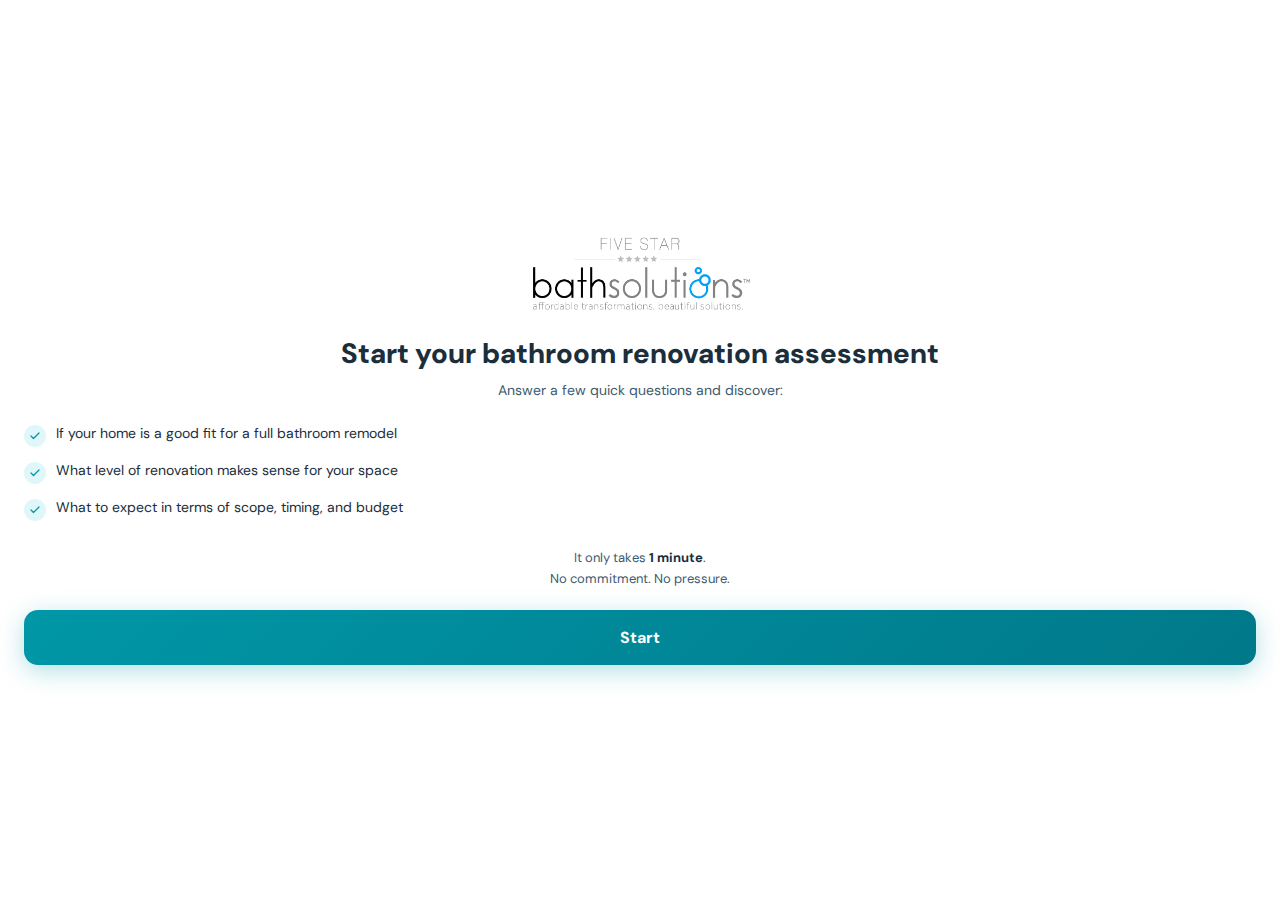
<file: index.html>
<!DOCTYPE html>
<html lang="en">
<head>
<meta charset="UTF-8">
<meta name="viewport" content="width=device-width,initial-scale=1.0,maximum-scale=1.0,user-scalable=no">
<meta name="apple-mobile-web-app-capable" content="yes">
<meta name="apple-mobile-web-app-status-bar-style" content="default">
<title>Bathroom Renovation Assessment — Five Star Bath Solutions</title>
<link rel="preconnect" href="https://fonts.googleapis.com">
<link href="https://fonts.googleapis.com/css2?family=DM+Sans:wght@400;500;600;700;800&display=swap" rel="stylesheet">

<!-- ═══════════════════════════════════════════
     META PIXEL — Paste your Meta Pixel base code here
     ═══════════════════════════════════════════ -->
<!-- <script>!function(f,b,e,v,n,t,s){...}('YOUR_PIXEL_ID');</script> -->

<!-- ═══════════════════════════════════════════
     GOOGLE TAG — Paste your Google tag (gtag.js) here
     ═══════════════════════════════════════════ -->
<!-- <script async src="https://www.googletagmanager.com/gtag/js?id=YOUR_ID"></script> -->

<style>
:root{
  --teal:#0097A7;--teal-dark:#00798A;--teal-deeper:#005F6B;
  --teal-light:#E0F7FA;--teal-bg:#F2FCFD;
  --white:#FFFFFF;--text-dark:#1A2E3B;--text-mid:#3D5A6E;
  --border:#C8E6EA;--shadow:rgba(0,151,167,.12);--radius:14px;
}
*{margin:0;padding:0;box-sizing:border-box}
html,body{font-family:'DM Sans',sans-serif;background:var(--white);color:var(--text-dark);height:100%;overflow:hidden;-webkit-tap-highlight-color:transparent}
#app{position:relative;width:100%;height:100%;overflow:hidden}
.screen{position:absolute;inset:0;display:flex;flex-direction:column;background:var(--white);opacity:0;pointer-events:none;transition:opacity .35s ease,transform .35s ease;transform:translateX(50px);overflow-y:auto;-webkit-overflow-scrolling:touch}
.screen.active{opacity:1;pointer-events:all;transform:translateX(0);z-index:10}
.screen.exit-left{opacity:0;transform:translateX(-50px);z-index:5}
.top-bar{display:flex;align-items:center;justify-content:space-between;padding:16px 20px 10px;flex-shrink:0;position:sticky;top:0;background:var(--white);z-index:5}
.icon-btn{width:40px;height:40px;border-radius:50%;border:1.5px solid var(--border);display:flex;align-items:center;justify-content:center;background:transparent;cursor:pointer;transition:all .2s;flex-shrink:0}
.icon-btn:active{background:var(--teal-light);border-color:var(--teal)}
.icon-btn svg{width:18px;height:18px;stroke:var(--teal-dark)}
.icon-btn.disabled{opacity:.25;pointer-events:none}
.top-logo{height:32px;object-fit:contain}
.progress-wrap{padding:0 20px;flex-shrink:0}
.progress-track{height:4px;border-radius:3px;background:var(--teal-light);overflow:hidden}
.progress-fill{height:100%;width:0%;border-radius:3px;background:linear-gradient(90deg,var(--teal),var(--teal-dark));transition:width .5s cubic-bezier(.4,0,.2,1)}
.content{flex:1;display:flex;flex-direction:column;align-items:center;padding:12px 20px 0}
.emoji-icon{font-size:38px;text-align:center;margin-bottom:4px;animation:float 3s ease-in-out infinite}
@keyframes float{0%,100%{transform:translateY(0)}50%{transform:translateY(-4px)}}
.question{font-size:clamp(20px,5.5vw,26px);font-weight:800;color:var(--text-dark);text-align:center;line-height:1.22;margin-bottom:16px}
.options{display:flex;flex-direction:column;gap:10px;width:100%}
.option-card{width:100%;padding:15px 16px;border-radius:var(--radius);background:var(--teal-bg);border:2px solid transparent;display:flex;align-items:center;gap:12px;cursor:pointer;transition:all .2s;position:relative}
.option-card:active{transform:scale(.98)}
.option-card.selected{border-color:var(--teal);background:var(--white);box-shadow:0 4px 16px var(--shadow),inset 0 0 0 2px var(--teal)}
.option-radio{width:22px;height:22px;border-radius:50%;border:2px solid var(--border);flex-shrink:0;position:relative;transition:border-color .2s}
.option-card.selected .option-radio{border-color:var(--teal)}
.option-card.selected .option-radio::after{content:'';width:11px;height:11px;border-radius:50%;background:var(--teal);position:absolute;top:50%;left:50%;transform:translate(-50%,-50%) scale(0);animation:pop .3s cubic-bezier(.2,.8,.4,1.4) forwards}
@keyframes pop{to{transform:translate(-50%,-50%) scale(1)}}
.option-label{font-size:15px;font-weight:700;color:var(--text-dark)}
.option-sub{font-size:12px;color:var(--text-mid);margin-top:1px}
.option-text{display:flex;flex-direction:column}
.bottom{padding:12px 20px max(16px,env(safe-area-inset-bottom));flex-shrink:0;position:sticky;bottom:0;background:var(--white);z-index:5}
.continue-btn{width:100%;padding:16px;border:none;border-radius:var(--radius);font-family:'DM Sans',sans-serif;font-size:16px;font-weight:700;letter-spacing:.3px;color:var(--white);background:linear-gradient(135deg,var(--teal),var(--teal-dark));cursor:pointer;transition:all .3s;opacity:.35;pointer-events:none;position:relative;overflow:hidden}
.continue-btn.active{opacity:1;pointer-events:all;box-shadow:0 6px 24px rgba(0,151,167,.3)}
.continue-btn:active{transform:scale(.98)}
.continue-btn.active::after{content:'';position:absolute;top:0;left:-75%;width:50%;height:100%;background:linear-gradient(90deg,transparent,rgba(255,255,255,.15),transparent);animation:shimmer 2.5s infinite}
@keyframes shimmer{to{left:125%}}
.continue-btn.sending{opacity:.7;pointer-events:none}
.continue-btn.sending::before{content:'Saving...';position:absolute;inset:0;display:flex;align-items:center;justify-content:center;background:linear-gradient(135deg,var(--teal),var(--teal-dark));border-radius:var(--radius)}
.step-dots{display:flex;justify-content:center;gap:6px;margin-top:10px}
.dot{width:7px;height:7px;border-radius:50%;background:var(--border);transition:all .3s}
.dot.filled{background:var(--teal);opacity:.35}
.dot.active{width:22px;border-radius:4px;background:var(--teal);opacity:1}
.intro-content{flex:1;display:flex;flex-direction:column;align-items:center;justify-content:center;padding:20px 24px;text-align:center}
.intro-logo{width:min(220px,55vw);margin-bottom:20px}
.intro-title{font-size:clamp(22px,6vw,28px);font-weight:800;color:var(--text-dark);line-height:1.2;margin-bottom:10px}
.intro-desc{font-size:14px;color:var(--text-mid);line-height:1.5;margin-bottom:16px}
.intro-bullets{text-align:left;margin-bottom:20px;width:100%}
.intro-bullet{display:flex;align-items:flex-start;gap:10px;padding:7px 0;font-size:14px;color:var(--text-dark);line-height:1.4}
.intro-bullet-icon{width:22px;height:22px;border-radius:50%;background:var(--teal-light);display:flex;align-items:center;justify-content:center;flex-shrink:0;margin-top:1px}
.intro-bullet-icon svg{width:12px;height:12px;stroke:var(--teal)}
.intro-meta{font-size:13px;color:var(--text-mid);line-height:1.6;margin-bottom:20px}
.intro-meta strong{color:var(--text-dark)}
.start-btn{width:100%;padding:17px;border:none;border-radius:var(--radius);font-family:'DM Sans',sans-serif;font-size:16px;font-weight:700;color:var(--white);background:linear-gradient(135deg,var(--teal),var(--teal-dark));cursor:pointer;box-shadow:0 6px 24px rgba(0,151,167,.3);transition:all .3s;position:relative;overflow:hidden}
.start-btn:active{transform:scale(.98)}
.start-btn::after{content:'';position:absolute;top:0;left:-75%;width:50%;height:100%;background:linear-gradient(90deg,transparent,rgba(255,255,255,.15),transparent);animation:shimmer 2.5s infinite}
.nutrition-content{flex:1;display:flex;flex-direction:column;align-items:center;padding:12px 20px 0}
.nutrition-badge{display:inline-flex;align-items:center;gap:5px;background:var(--teal-light);color:var(--teal-dark);font-size:11px;font-weight:700;letter-spacing:.4px;text-transform:uppercase;padding:5px 12px;border-radius:20px;margin-bottom:10px}
.nutrition-title{font-size:clamp(20px,5.5vw,24px);font-weight:800;color:var(--text-dark);text-align:center;line-height:1.22;margin-bottom:10px}
.nutrition-text{font-size:14px;color:var(--text-mid);text-align:center;line-height:1.55;margin-bottom:14px;padding:0 4px}
.nutrition-bullets{width:100%;display:flex;flex-direction:column;gap:8px;margin-bottom:10px}
.nutrition-bullet{display:flex;align-items:flex-start;gap:10px;background:var(--teal-bg);border-radius:12px;padding:12px 14px}
.nutrition-bullet-icon{width:26px;height:26px;border-radius:50%;background:var(--teal);display:flex;align-items:center;justify-content:center;flex-shrink:0}
.nutrition-bullet-icon svg{width:13px;height:13px;stroke:var(--white);fill:none}
.nutrition-bullet-text{font-size:13px;color:var(--text-dark);line-height:1.4;font-weight:500}
.lead-content{flex:1;display:flex;flex-direction:column;align-items:center;padding:12px 20px 0}
.lead-title{font-size:clamp(20px,5.5vw,24px);font-weight:800;color:var(--text-dark);text-align:center;line-height:1.22;margin-bottom:8px}
.lead-text{font-size:14px;color:var(--text-mid);text-align:center;line-height:1.55;margin-bottom:14px}
.lead-features{width:100%;display:flex;flex-direction:column;gap:7px;margin-bottom:16px}
.lead-feature{display:flex;align-items:center;gap:10px;font-size:13px;color:var(--text-dark);line-height:1.4}
.lead-feature-dot{width:6px;height:6px;border-radius:50%;background:var(--teal);flex-shrink:0}
.lead-trust{font-size:12px;color:var(--text-mid);text-align:center;margin-bottom:14px;font-weight:600}
.input-group{width:100%;margin-bottom:10px}
.input-label{font-size:11px;font-weight:700;color:var(--text-mid);margin-bottom:4px;text-transform:uppercase;letter-spacing:.4px}
.input-field{width:100%;padding:13px 14px;border:2px solid var(--border);border-radius:12px;font-family:'DM Sans',sans-serif;font-size:15px;color:var(--text-dark);background:var(--teal-bg);transition:border-color .2s;outline:none}
.input-field:focus{border-color:var(--teal);background:var(--white)}
.input-field::placeholder{color:#9BB8C2}
.thankyou-content{flex:1;display:flex;flex-direction:column;align-items:center;justify-content:center;padding:20px 24px;text-align:center}
.thankyou-check{width:68px;height:68px;border-radius:50%;background:linear-gradient(135deg,var(--teal),var(--teal-dark));display:flex;align-items:center;justify-content:center;margin-bottom:16px;animation:popIn .5s cubic-bezier(.2,.8,.4,1.4) forwards}
@keyframes popIn{from{transform:scale(0)}to{transform:scale(1)}}
.thankyou-check svg{width:34px;height:34px;stroke:white}
.thankyou-title{font-size:24px;font-weight:800;color:var(--text-dark);margin-bottom:6px}
.thankyou-text{font-size:14px;color:var(--text-mid);line-height:1.55;margin-bottom:16px}
.thankyou-highlight{background:var(--teal-bg);border-radius:12px;padding:14px 18px;width:100%;margin-bottom:16px;border-left:4px solid var(--teal)}
.thankyou-highlight p{font-size:14px;color:var(--text-dark);line-height:1.45}
.thankyou-highlight strong{color:var(--teal-dark)}
.text-btn{display:inline-flex;align-items:center;gap:8px;padding:14px 24px;border:2px solid var(--teal);border-radius:var(--radius);background:transparent;color:var(--teal-dark);font-family:'DM Sans',sans-serif;font-size:15px;font-weight:700;cursor:pointer;transition:all .2s;text-decoration:none}
.text-btn:active{background:var(--teal-light)}
.zip-input-wrap{width:100%;max-width:260px;margin:0 auto 8px}
.zip-big-input{width:100%;padding:16px 18px;border:2px solid var(--border);border-radius:var(--radius);font-family:'DM Sans',sans-serif;font-size:22px;font-weight:700;color:var(--text-dark);text-align:center;background:var(--teal-bg);letter-spacing:2px;transition:border-color .2s;outline:none}
.zip-big-input:focus{border-color:var(--teal);background:var(--white)}
.zip-big-input::placeholder{color:#9BB8C2;font-weight:500;letter-spacing:1px;font-size:18px}
.zip-hint{font-size:12px;color:var(--text-mid);text-align:center;margin-top:6px}
</style>
</head>
<body>
<div id="app">

<!-- S0: INTRO -->
<div class="screen active" data-screen="0">
<div class="intro-content">
<img src="[data-uri]" alt="Five Star Bath Solutions" class="intro-logo">
<h1 class="intro-title">Start your bathroom renovation assessment</h1>
<p class="intro-desc">Answer a few quick questions and discover:</p>
<div class="intro-bullets">
<div class="intro-bullet"><div class="intro-bullet-icon"><svg viewBox="0 0 24 24" fill="none" stroke-width="2.5" stroke-linecap="round" stroke-linejoin="round"><polyline points="20 6 9 17 4 12"/></svg></div><span>If your home is a good fit for a full bathroom remodel</span></div>
<div class="intro-bullet"><div class="intro-bullet-icon"><svg viewBox="0 0 24 24" fill="none" stroke-width="2.5" stroke-linecap="round" stroke-linejoin="round"><polyline points="20 6 9 17 4 12"/></svg></div><span>What level of renovation makes sense for your space</span></div>
<div class="intro-bullet"><div class="intro-bullet-icon"><svg viewBox="0 0 24 24" fill="none" stroke-width="2.5" stroke-linecap="round" stroke-linejoin="round"><polyline points="20 6 9 17 4 12"/></svg></div><span>What to expect in terms of scope, timing, and budget</span></div>
</div>
<div class="intro-meta">It only takes <strong>1 minute</strong>.<br>No commitment. No pressure.</div>
<button class="start-btn" onclick="goTo(1)">Start</button>
</div>
</div>

<!-- S1: Q1 Own/Rent -->
<div class="screen" data-screen="1">
<div class="top-bar"><button class="icon-btn disabled" onclick="goBack()"><svg viewBox="0 0 24 24" fill="none" stroke-width="2.2" stroke-linecap="round" stroke-linejoin="round"><path d="M15 18l-6-6 6-6"/></svg></button><img src="[data-uri]" alt="Logo" class="top-logo"><button class="icon-btn"><svg viewBox="0 0 24 24" fill="none" stroke-width="2.2" stroke-linecap="round" stroke-linejoin="round"><circle cx="12" cy="12" r="10"/><path d="M9.09 9a3 3 0 015.83 1c0 2-3 3-3 3"/><line x1="12" y1="17" x2="12.01" y2="17"/></svg></button></div>
<div class="progress-wrap"><div class="progress-track"><div class="progress-fill" style="width:8%"></div></div></div>
<div class="content">
<div class="emoji-icon">🏠</div>
<h1 class="question">Do you own or rent your home?</h1>
<div class="options">
<div class="option-card" onclick="sel(this,'ownership_status','owner')"><div class="option-radio"></div><div class="option-text"><span class="option-label">I own my home</span><span class="option-sub">You hold the title or mortgage</span></div></div>
<div class="option-card" onclick="sel(this,'ownership_status','renter')"><div class="option-radio"></div><div class="option-text"><span class="option-label">I rent</span><span class="option-sub">You lease from a landlord</span></div></div>
</div>
</div>
<div class="bottom"><button class="continue-btn" onclick="goTo(2)">Continue</button>
<div class="step-dots"><div class="dot active"></div><div class="dot"></div><div class="dot"></div><div class="dot"></div><div class="dot"></div><div class="dot"></div><div class="dot"></div><div class="dot"></div></div></div>
</div>

<!-- S2: Q2 Home type -->
<div class="screen" data-screen="2">
<div class="top-bar"><button class="icon-btn" onclick="goBack()"><svg viewBox="0 0 24 24" fill="none" stroke-width="2.2" stroke-linecap="round" stroke-linejoin="round"><path d="M15 18l-6-6 6-6"/></svg></button><img src="[data-uri]" alt="Logo" class="top-logo"><button class="icon-btn"><svg viewBox="0 0 24 24" fill="none" stroke-width="2.2" stroke-linecap="round" stroke-linejoin="round"><circle cx="12" cy="12" r="10"/><path d="M9.09 9a3 3 0 015.83 1c0 2-3 3-3 3"/><line x1="12" y1="17" x2="12.01" y2="17"/></svg></button></div>
<div class="progress-wrap"><div class="progress-track"><div class="progress-fill" style="width:16%"></div></div></div>
<div class="content">
<div class="emoji-icon">🏘️</div>
<h1 class="question">What type of home do you live in?</h1>
<div class="options">
<div class="option-card" onclick="sel(this,'home_type','detached')"><div class="option-radio"></div><div class="option-text"><span class="option-label">Detached</span><span class="option-sub">Standalone single-family home</span></div></div>
<div class="option-card" onclick="sel(this,'home_type','semi_detached')"><div class="option-radio"></div><div class="option-text"><span class="option-label">Semi-detached</span><span class="option-sub">Shares one wall with a neighbour</span></div></div>
<div class="option-card" onclick="sel(this,'home_type','townhouse')"><div class="option-radio"></div><div class="option-text"><span class="option-label">Townhouse</span><span class="option-sub">Row or terraced home</span></div></div>
<div class="option-card" onclick="sel(this,'home_type','condo')"><div class="option-radio"></div><div class="option-text"><span class="option-label">Condo / Apartment</span><span class="option-sub">Unit within a larger building</span></div></div>
</div>
</div>
<div class="bottom"><button class="continue-btn" onclick="goTo(3)">Continue</button>
<div class="step-dots"><div class="dot filled"></div><div class="dot active"></div><div class="dot"></div><div class="dot"></div><div class="dot"></div><div class="dot"></div><div class="dot"></div><div class="dot"></div></div></div>
</div>

<!-- S3: Q3 Bathrooms -->
<div class="screen" data-screen="3">
<div class="top-bar"><button class="icon-btn" onclick="goBack()"><svg viewBox="0 0 24 24" fill="none" stroke-width="2.2" stroke-linecap="round" stroke-linejoin="round"><path d="M15 18l-6-6 6-6"/></svg></button><img src="[data-uri]" alt="Logo" class="top-logo"><button class="icon-btn"><svg viewBox="0 0 24 24" fill="none" stroke-width="2.2" stroke-linecap="round" stroke-linejoin="round"><circle cx="12" cy="12" r="10"/><path d="M9.09 9a3 3 0 015.83 1c0 2-3 3-3 3"/><line x1="12" y1="17" x2="12.01" y2="17"/></svg></button></div>
<div class="progress-wrap"><div class="progress-track"><div class="progress-fill" style="width:24%"></div></div></div>
<div class="content">
<div class="emoji-icon">🛁</div>
<h1 class="question">How many bathrooms do you have?</h1>
<div class="options">
<div class="option-card" onclick="sel(this,'bathroom_count','1')"><div class="option-radio"></div><div class="option-text"><span class="option-label">One bathroom</span><span class="option-sub">Single full or half bath</span></div></div>
<div class="option-card" onclick="sel(this,'bathroom_count','2')"><div class="option-radio"></div><div class="option-text"><span class="option-label">Two bathrooms</span><span class="option-sub">Primary + guest bath</span></div></div>
<div class="option-card" onclick="sel(this,'bathroom_count','3_plus')"><div class="option-radio"></div><div class="option-text"><span class="option-label">Three or more</span><span class="option-sub">Multiple bathrooms throughout</span></div></div>
</div>
</div>
<div class="bottom"><button class="continue-btn" onclick="goTo(4)">Continue</button>
<div class="step-dots"><div class="dot filled"></div><div class="dot filled"></div><div class="dot active"></div><div class="dot"></div><div class="dot"></div><div class="dot"></div><div class="dot"></div><div class="dot"></div></div></div>
</div>

<!-- S4: NUTRITION 1 -->
<div class="screen" data-screen="4">
<div class="top-bar"><button class="icon-btn" onclick="goBack()"><svg viewBox="0 0 24 24" fill="none" stroke-width="2.2" stroke-linecap="round" stroke-linejoin="round"><path d="M15 18l-6-6 6-6"/></svg></button><img src="[data-uri]" alt="Logo" class="top-logo"><button class="icon-btn"><svg viewBox="0 0 24 24" fill="none" stroke-width="2.2" stroke-linecap="round" stroke-linejoin="round"><circle cx="12" cy="12" r="10"/><path d="M9.09 9a3 3 0 015.83 1c0 2-3 3-3 3"/><line x1="12" y1="17" x2="12.01" y2="17"/></svg></button></div>
<div class="progress-wrap"><div class="progress-track"><div class="progress-fill" style="width:32%"></div></div></div>
<div class="nutrition-content">
<div class="nutrition-badge">💡 Did you know?</div>
<h2 class="nutrition-title">A Bathroom Upgrade Is One of the Smartest Home Investments</h2>
<p class="nutrition-text">In Canada, a mid-range bathroom remodel can recover up to 75% of its cost in added home value. Whether you're planning to sell or simply want a better space, upgrading your bathroom is one of the highest-return improvements you can make.</p>
<div class="nutrition-bullets">
<div class="nutrition-bullet"><div class="nutrition-bullet-icon"><svg viewBox="0 0 24 24" fill="none" stroke-width="2.5" stroke-linecap="round" stroke-linejoin="round"><polyline points="23 6 13.5 15.5 8.5 10.5 1 18"/><polyline points="17 6 23 6 23 12"/></svg></div><span class="nutrition-bullet-text">Top 3 home improvements for ROI in Canada</span></div>
<div class="nutrition-bullet"><div class="nutrition-bullet-icon"><svg viewBox="0 0 24 24" fill="none" stroke-width="2.5" stroke-linecap="round" stroke-linejoin="round"><polyline points="20 6 9 17 4 12"/></svg></div><span class="nutrition-bullet-text">Updated bathrooms help homes sell faster and at higher prices</span></div>
<div class="nutrition-bullet"><div class="nutrition-bullet-icon"><svg viewBox="0 0 24 24" fill="none" stroke-width="2.5" stroke-linecap="round" stroke-linejoin="round"><path d="M12 2l3.09 6.26L22 9.27l-5 4.87 1.18 6.88L12 17.77l-6.18 3.25L7 14.14 2 9.27l6.91-1.01L12 2z"/></svg></div><span class="nutrition-bullet-text">Even small upgrades like fixtures and vanities make a big impact</span></div>
<div class="nutrition-bullet"><div class="nutrition-bullet-icon"><svg viewBox="0 0 24 24" fill="none" stroke-width="2.5" stroke-linecap="round" stroke-linejoin="round"><path d="M3 9l9-7 9 7v11a2 2 0 01-2 2H5a2 2 0 01-2-2z"/><polyline points="9 22 9 12 15 12 15 22"/></svg></div><span class="nutrition-bullet-text">A modern bathroom sets your home apart in competitive markets</span></div>
</div>
</div>
<div class="bottom"><button class="continue-btn active" onclick="goTo(5)">Let's Go</button></div>
</div>

<!-- S5: Q4 Reno count -->
<div class="screen" data-screen="5">
<div class="top-bar"><button class="icon-btn" onclick="goBack()"><svg viewBox="0 0 24 24" fill="none" stroke-width="2.2" stroke-linecap="round" stroke-linejoin="round"><path d="M15 18l-6-6 6-6"/></svg></button><img src="[data-uri]" alt="Logo" class="top-logo"><button class="icon-btn"><svg viewBox="0 0 24 24" fill="none" stroke-width="2.2" stroke-linecap="round" stroke-linejoin="round"><circle cx="12" cy="12" r="10"/><path d="M9.09 9a3 3 0 015.83 1c0 2-3 3-3 3"/><line x1="12" y1="17" x2="12.01" y2="17"/></svg></button></div>
<div class="progress-wrap"><div class="progress-track"><div class="progress-fill" style="width:40%"></div></div></div>
<div class="content">
<div class="emoji-icon">🚿</div>
<h1 class="question">How many bathrooms are you considering renovating?</h1>
<div class="options">
<div class="option-card" onclick="sel(this,'renovation_count','1')"><div class="option-radio"></div><div class="option-text"><span class="option-label">Just one</span><span class="option-sub">Single bathroom project</span></div></div>
<div class="option-card" onclick="sel(this,'renovation_count','2')"><div class="option-radio"></div><div class="option-text"><span class="option-label">Two bathrooms</span><span class="option-sub">A couple of rooms to refresh</span></div></div>
<div class="option-card" onclick="sel(this,'renovation_count','3_plus')"><div class="option-radio"></div><div class="option-text"><span class="option-label">Three or more</span><span class="option-sub">Full-home bathroom overhaul</span></div></div>
</div>
</div>
<div class="bottom"><button class="continue-btn" onclick="goTo(6)">Continue</button>
<div class="step-dots"><div class="dot filled"></div><div class="dot filled"></div><div class="dot filled"></div><div class="dot active"></div><div class="dot"></div><div class="dot"></div><div class="dot"></div><div class="dot"></div></div></div>
</div>

<!-- S6: Q5 Timeline -->
<div class="screen" data-screen="6">
<div class="top-bar"><button class="icon-btn" onclick="goBack()"><svg viewBox="0 0 24 24" fill="none" stroke-width="2.2" stroke-linecap="round" stroke-linejoin="round"><path d="M15 18l-6-6 6-6"/></svg></button><img src="[data-uri]" alt="Logo" class="top-logo"><button class="icon-btn"><svg viewBox="0 0 24 24" fill="none" stroke-width="2.2" stroke-linecap="round" stroke-linejoin="round"><circle cx="12" cy="12" r="10"/><path d="M9.09 9a3 3 0 015.83 1c0 2-3 3-3 3"/><line x1="12" y1="17" x2="12.01" y2="17"/></svg></button></div>
<div class="progress-wrap"><div class="progress-track"><div class="progress-fill" style="width:48%"></div></div></div>
<div class="content">
<div class="emoji-icon">📅</div>
<h1 class="question">When are you planning to renovate?</h1>
<div class="options">
<div class="option-card" onclick="sel(this,'renovation_timeline','asap')"><div class="option-radio"></div><div class="option-text"><span class="option-label">As soon as possible</span><span class="option-sub">Ready to start immediately</span></div></div>
<div class="option-card" onclick="sel(this,'renovation_timeline','3_months')"><div class="option-radio"></div><div class="option-text"><span class="option-label">Within 3 months</span><span class="option-sub">Planning for the near future</span></div></div>
<div class="option-card" onclick="sel(this,'renovation_timeline','6_months')"><div class="option-radio"></div><div class="option-text"><span class="option-label">Within 6 months</span><span class="option-sub">Exploring options, no rush</span></div></div>
<div class="option-card" onclick="sel(this,'renovation_timeline','browsing')"><div class="option-radio"></div><div class="option-text"><span class="option-label">Just browsing</span><span class="option-sub">Gathering ideas for later</span></div></div>
</div>
</div>
<div class="bottom"><button class="continue-btn" onclick="goTo(7)">Continue</button>
<div class="step-dots"><div class="dot filled"></div><div class="dot filled"></div><div class="dot filled"></div><div class="dot filled"></div><div class="dot active"></div><div class="dot"></div><div class="dot"></div><div class="dot"></div></div></div>
</div>

<!-- S7: Q6 Style -->
<div class="screen" data-screen="7">
<div class="top-bar"><button class="icon-btn" onclick="goBack()"><svg viewBox="0 0 24 24" fill="none" stroke-width="2.2" stroke-linecap="round" stroke-linejoin="round"><path d="M15 18l-6-6 6-6"/></svg></button><img src="[data-uri]" alt="Logo" class="top-logo"><button class="icon-btn"><svg viewBox="0 0 24 24" fill="none" stroke-width="2.2" stroke-linecap="round" stroke-linejoin="round"><circle cx="12" cy="12" r="10"/><path d="M9.09 9a3 3 0 015.83 1c0 2-3 3-3 3"/><line x1="12" y1="17" x2="12.01" y2="17"/></svg></button></div>
<div class="progress-wrap"><div class="progress-track"><div class="progress-fill" style="width:56%"></div></div></div>
<div class="content">
<div class="emoji-icon">🎨</div>
<h1 class="question">What bathroom style do you prefer?</h1>
<div class="options">
<div class="option-card" onclick="sel(this,'bathroom_style','modern')"><div class="option-radio"></div><div class="option-text"><span class="option-label">Modern / Minimalist</span><span class="option-sub">Clean lines, neutral tones, sleek fixtures</span></div></div>
<div class="option-card" onclick="sel(this,'bathroom_style','classic')"><div class="option-radio"></div><div class="option-text"><span class="option-label">Classic / Traditional</span><span class="option-sub">Timeless elegance, warm finishes</span></div></div>
<div class="option-card" onclick="sel(this,'bathroom_style','spa')"><div class="option-radio"></div><div class="option-text"><span class="option-label">Spa / Luxury</span><span class="option-sub">High-end materials, freestanding tub, rain shower</span></div></div>
<div class="option-card" onclick="sel(this,'bathroom_style','undecided')"><div class="option-radio"></div><div class="option-text"><span class="option-label">Not sure yet</span><span class="option-sub">Open to suggestions from a designer</span></div></div>
</div>
</div>
<div class="bottom"><button class="continue-btn" onclick="goTo(8)">Continue</button>
<div class="step-dots"><div class="dot filled"></div><div class="dot filled"></div><div class="dot filled"></div><div class="dot filled"></div><div class="dot filled"></div><div class="dot active"></div><div class="dot"></div><div class="dot"></div></div></div>
</div>

<!-- S8: NUTRITION 2 -->
<div class="screen" data-screen="8">
<div class="top-bar"><button class="icon-btn" onclick="goBack()"><svg viewBox="0 0 24 24" fill="none" stroke-width="2.2" stroke-linecap="round" stroke-linejoin="round"><path d="M15 18l-6-6 6-6"/></svg></button><img src="[data-uri]" alt="Logo" class="top-logo"><button class="icon-btn"><svg viewBox="0 0 24 24" fill="none" stroke-width="2.2" stroke-linecap="round" stroke-linejoin="round"><circle cx="12" cy="12" r="10"/><path d="M9.09 9a3 3 0 015.83 1c0 2-3 3-3 3"/><line x1="12" y1="17" x2="12.01" y2="17"/></svg></button></div>
<div class="progress-wrap"><div class="progress-track"><div class="progress-fill" style="width:64%"></div></div></div>
<div class="nutrition-content">
<div class="nutrition-badge">🤩 Almost there</div>
<h2 class="nutrition-title">Your Dream Bathroom Is Closer Than You Think</h2>
<p class="nutrition-text">We specialize in making bathroom renovations simple, fast, and stress-free. Trusted by thousands of homeowners, here's why they choose us:</p>
<div class="nutrition-bullets">
<div class="nutrition-bullet"><div class="nutrition-bullet-icon"><svg viewBox="0 0 24 24" fill="none" stroke-width="2.5" stroke-linecap="round" stroke-linejoin="round"><path d="M12 2l3.09 6.26L22 9.27l-5 4.87 1.18 6.88L12 17.77l-6.18 3.25L7 14.14 2 9.27l6.91-1.01L12 2z"/></svg></div><span class="nutrition-bullet-text">Custom designs tailored to your space</span></div>
<div class="nutrition-bullet"><div class="nutrition-bullet-icon"><svg viewBox="0 0 24 24" fill="none" stroke-width="2.5" stroke-linecap="round" stroke-linejoin="round"><circle cx="12" cy="12" r="10"/><polyline points="12 6 12 12 16 14"/></svg></div><span class="nutrition-bullet-text">Professional installation in as little as 1–2 days</span></div>
<div class="nutrition-bullet"><div class="nutrition-bullet-icon"><svg viewBox="0 0 24 24" fill="none" stroke-width="2.5" stroke-linecap="round" stroke-linejoin="round"><path d="M12 22s8-4 8-10V5l-8-3-8 3v7c0 6 8 10 8 10z"/></svg></div><span class="nutrition-bullet-text">Full lifetime warranty included</span></div>
<div class="nutrition-bullet"><div class="nutrition-bullet-icon"><svg viewBox="0 0 24 24" fill="none" stroke-width="2.5" stroke-linecap="round" stroke-linejoin="round"><polyline points="20 6 9 17 4 12"/></svg></div><span class="nutrition-bullet-text">100% waterproof, built to last</span></div>
<div class="nutrition-bullet"><div class="nutrition-bullet-icon"><svg viewBox="0 0 24 24" fill="none" stroke-width="2.5" stroke-linecap="round" stroke-linejoin="round"><rect x="3" y="3" width="18" height="18" rx="2" ry="2"/><line x1="3" y1="9" x2="21" y2="9"/><line x1="9" y1="21" x2="9" y2="9"/></svg></div><span class="nutrition-bullet-text">Modern, easy-to-clean materials</span></div>
</div>
</div>
<div class="bottom"><button class="continue-btn active" onclick="goTo(9)">Let's Keep Going</button></div>
</div>

<!-- S9: Q7 Reno type -->
<div class="screen" data-screen="9">
<div class="top-bar"><button class="icon-btn" onclick="goBack()"><svg viewBox="0 0 24 24" fill="none" stroke-width="2.2" stroke-linecap="round" stroke-linejoin="round"><path d="M15 18l-6-6 6-6"/></svg></button><img src="[data-uri]" alt="Logo" class="top-logo"><button class="icon-btn"><svg viewBox="0 0 24 24" fill="none" stroke-width="2.2" stroke-linecap="round" stroke-linejoin="round"><circle cx="12" cy="12" r="10"/><path d="M9.09 9a3 3 0 015.83 1c0 2-3 3-3 3"/><line x1="12" y1="17" x2="12.01" y2="17"/></svg></button></div>
<div class="progress-wrap"><div class="progress-track"><div class="progress-fill" style="width:72%"></div></div></div>
<div class="content">
<div class="emoji-icon">🔧</div>
<h1 class="question">What type of renovation are you considering?</h1>
<div class="options">
<div class="option-card" onclick="sel(this,'renovation_type','full_remodel')"><div class="option-radio"></div><div class="option-text"><span class="option-label">Full remodel</span><span class="option-sub">Gut and rebuild from scratch</span></div></div>
<div class="option-card" onclick="sel(this,'renovation_type','tub_to_shower')"><div class="option-radio"></div><div class="option-text"><span class="option-label">Tub-to-shower conversion</span><span class="option-sub">Replace bathtub with a walk-in shower</span></div></div>
<div class="option-card" onclick="sel(this,'renovation_type','refresh')"><div class="option-radio"></div><div class="option-text"><span class="option-label">Fixture & surface refresh</span><span class="option-sub">Update vanity, tiles, and hardware</span></div></div>
<div class="option-card" onclick="sel(this,'renovation_type','accessibility')"><div class="option-radio"></div><div class="option-text"><span class="option-label">Accessibility upgrade</span><span class="option-sub">Walk-in tub, grab bars, barrier-free entry</span></div></div>
<div class="option-card" onclick="sel(this,'renovation_type','undecided')"><div class="option-radio"></div><div class="option-text"><span class="option-label">Not sure yet</span><span class="option-sub">I'd like expert guidance on the best option</span></div></div>
</div>
</div>
<div class="bottom"><button class="continue-btn" onclick="goTo(10)">Continue</button>
<div class="step-dots"><div class="dot filled"></div><div class="dot filled"></div><div class="dot filled"></div><div class="dot filled"></div><div class="dot filled"></div><div class="dot filled"></div><div class="dot active"></div><div class="dot"></div></div></div>
</div>

<!-- S10: Q8 Country -->
<div class="screen" data-screen="10">
<div class="top-bar"><button class="icon-btn" onclick="goBack()"><svg viewBox="0 0 24 24" fill="none" stroke-width="2.2" stroke-linecap="round" stroke-linejoin="round"><path d="M15 18l-6-6 6-6"/></svg></button><img src="[data-uri]" alt="Logo" class="top-logo"><button class="icon-btn"><svg viewBox="0 0 24 24" fill="none" stroke-width="2.2" stroke-linecap="round" stroke-linejoin="round"><circle cx="12" cy="12" r="10"/><path d="M9.09 9a3 3 0 015.83 1c0 2-3 3-3 3"/><line x1="12" y1="17" x2="12.01" y2="17"/></svg></button></div>
<div class="progress-wrap"><div class="progress-track"><div class="progress-fill" style="width:80%"></div></div></div>
<div class="content">
<div class="emoji-icon">🌎</div>
<h1 class="question">Where are you located?</h1>
<div class="options">
<div class="option-card" onclick="sel(this,'country','CA')"><div class="option-radio"></div><div class="option-text"><span class="option-label">Canada</span><span class="option-sub">Provinces and territories</span></div></div>
<div class="option-card" onclick="sel(this,'country','US')"><div class="option-radio"></div><div class="option-text"><span class="option-label">United States</span><span class="option-sub">All 50 states</span></div></div>
<div class="option-card" onclick="sel(this,'country','other')"><div class="option-radio"></div><div class="option-text"><span class="option-label">Other</span><span class="option-sub">Outside North America</span></div></div>
</div>
</div>
<div class="bottom"><button class="continue-btn" onclick="handleCountryNext()">Continue</button>
<div class="step-dots"><div class="dot filled"></div><div class="dot filled"></div><div class="dot filled"></div><div class="dot filled"></div><div class="dot filled"></div><div class="dot filled"></div><div class="dot filled"></div><div class="dot active"></div></div></div>
</div>

<!-- S11: Q8.1 ZIP -->
<div class="screen" data-screen="11">
<div class="top-bar"><button class="icon-btn" onclick="goBack()"><svg viewBox="0 0 24 24" fill="none" stroke-width="2.2" stroke-linecap="round" stroke-linejoin="round"><path d="M15 18l-6-6 6-6"/></svg></button><img src="[data-uri]" alt="Logo" class="top-logo"><button class="icon-btn"><svg viewBox="0 0 24 24" fill="none" stroke-width="2.2" stroke-linecap="round" stroke-linejoin="round"><circle cx="12" cy="12" r="10"/><path d="M9.09 9a3 3 0 015.83 1c0 2-3 3-3 3"/><line x1="12" y1="17" x2="12.01" y2="17"/></svg></button></div>
<div class="progress-wrap"><div class="progress-track"><div class="progress-fill" style="width:88%"></div></div></div>
<div class="content" style="justify-content:center">
<div class="emoji-icon">📍</div>
<h1 class="question" id="zipTitle">What is your postal code?</h1>
<div class="zip-input-wrap">
<input type="text" class="zip-big-input" id="zipInput" placeholder="A1A 1A1" oninput="handleZipInput()">
<p class="zip-hint" id="zipHint">Enter your Canadian postal code</p>
</div>
</div>
<div class="bottom"><button class="continue-btn" id="zipBtn" onclick="handleZipNext()">Continue</button></div>
</div>

<!-- S12: Lead Capture -->
<div class="screen" data-screen="12">
<div class="top-bar"><button class="icon-btn" onclick="goBack()"><svg viewBox="0 0 24 24" fill="none" stroke-width="2.2" stroke-linecap="round" stroke-linejoin="round"><path d="M15 18l-6-6 6-6"/></svg></button><img src="[data-uri]" alt="Logo" class="top-logo"><button class="icon-btn"><svg viewBox="0 0 24 24" fill="none" stroke-width="2.2" stroke-linecap="round" stroke-linejoin="round"><circle cx="12" cy="12" r="10"/><path d="M9.09 9a3 3 0 015.83 1c0 2-3 3-3 3"/><line x1="12" y1="17" x2="12.01" y2="17"/></svg></button></div>
<div class="progress-wrap"><div class="progress-track"><div class="progress-fill" style="width:94%"></div></div></div>
<div class="lead-content">
<div class="emoji-icon">😎</div>
<h2 class="lead-title">Your personalized renovation plan is ready</h2>
<p class="lead-text">Send us a photo of the bathroom you're considering remodeling. With just one photo, our team can:</p>
<div class="lead-features">
<div class="lead-feature"><div class="lead-feature-dot"></div><span>Review layout and current condition</span></div>
<div class="lead-feature"><div class="lead-feature-dot"></div><span>Identify design and construction opportunities</span></div>
<div class="lead-feature"><div class="lead-feature-dot"></div><span>Provide a preliminary cost estimate tailored to your space</span></div>
</div>
<p class="lead-trust">⭐ Rated 4.9 — 10,000+ Reviews</p>
<div class="input-group"><div class="input-label">Full name</div><input type="text" class="input-field" id="nameInput" placeholder="e.g. Sarah Johnson" oninput="handleLeadInput()"></div>
<div class="input-group"><div class="input-label">Phone number</div><input type="tel" class="input-field" id="phoneInput" placeholder="e.g. (416) 555-0123" oninput="handleLeadInput()"></div>
<p style="font-size:12px;color:var(--text-mid);text-align:center;margin-top:6px">No commitment. No sales pressure.</p>
</div>
<div class="bottom"><button class="continue-btn" id="leadBtn" onclick="handleLeadSubmit()">Continue</button></div>
</div>

<!-- S13: Thank You -->
<div class="screen" data-screen="13">
<div class="thankyou-content">
<div class="thankyou-check"><svg viewBox="0 0 24 24" fill="none" stroke-width="2.5" stroke-linecap="round" stroke-linejoin="round"><polyline points="20 6 9 17 4 12"/></svg></div>
<h2 class="thankyou-title">We're ready!</h2>
<p class="thankyou-text">Thanks for sharing your details. A specialist from our team will write you a message shortly with simple instructions to send a photo of your bathroom.</p>
<div class="thankyou-highlight"><p>This usually happens <strong>within the next few hours</strong>.</p></div>
<p class="thankyou-text">If you prefer not to wait, you can text us now and get started right away.</p>
<a href="sms:+1XXXXXXXXXX" class="text-btn"><svg width="18" height="18" viewBox="0 0 24 24" fill="none" stroke="currentColor" stroke-width="2.2" stroke-linecap="round" stroke-linejoin="round"><path d="M21 15a2 2 0 01-2 2H7l-4 4V5a2 2 0 012-2h14a2 2 0 012 2z"/></svg>Text us your bathroom photo</a>
</div>
</div>

</div>

<script>
// ═══════════════════════════════════════════
// CONFIG
// ═══════════════════════════════════════════
var SCRIPT_URL = "https://script.google.com/macros/s/AKfycbw-o1vUl0pZoBJUJ8ux_iSATNxCdhmzdvzbywKpkr14Ru02q2m0PZ0YPTEJt5dvH0DY/exec";

// Score map
var SCORES = {
  ownership_status: { owner:30, renter:0 },
  home_type: { detached:30, semi_detached:20, townhouse:15, condo:10 },
  bathroom_count: { "1":10, "2":20, "3_plus":30 },
  renovation_count: { "1":10, "2":20, "3_plus":30 },
  renovation_timeline: { asap:30, "3_months":25, "6_months":15, browsing:5 },
  bathroom_style: { modern:10, classic:10, spa:10, undecided:5 },
  renovation_type: { full_remodel:30, tub_to_shower:25, refresh:15, accessibility:20, undecided:5 },
  country: { CA:20, US:20, other:0 }
};

// ═══════════════════════════════════════════
// STATE
// ═══════════════════════════════════════════
var currentScreen = 0;
var hist = [0];
var answers = {};
var registroSaved = false;

// ═══════════════════════════════════════════
// NAVIGATION
// ═══════════════════════════════════════════
function goTo(n) {
  var curr = document.querySelector('.screen.active');
  if (curr) { curr.classList.remove('active'); curr.classList.add('exit-left'); }
  setTimeout(function(){ document.querySelectorAll('.screen.exit-left').forEach(function(s){ s.classList.remove('exit-left'); }); }, 350);
  var next = document.querySelector('[data-screen="'+n+'"]');
  if (next) { next.classList.add('active'); next.scrollTop = 0; }
  currentScreen = n;
  hist.push(n);
}

function goBack() {
  if (hist.length <= 1) return;
  hist.pop();
  var prev = hist[hist.length - 1];
  var curr = document.querySelector('.screen.active');
  if (curr) { curr.classList.remove('active'); curr.style.transform='translateX(50px)'; curr.style.opacity='0'; }
  var target = document.querySelector('[data-screen="'+prev+'"]');
  if (target) {
    target.style.transform = 'translateX(-50px)'; target.style.opacity = '0';
    target.classList.add('active'); target.scrollTop = 0;
    requestAnimationFrame(function(){
      target.style.transform = ''; target.style.opacity = '';
      if (curr) { curr.style.transform = ''; curr.style.opacity = ''; }
    });
  }
  currentScreen = prev;
}

// ═══════════════════════════════════════════
// SELECTION
// ═══════════════════════════════════════════
function sel(card, field, value) {
  card.closest('.options').querySelectorAll('.option-card').forEach(function(c){ c.classList.remove('selected'); });
  card.classList.add('selected');
  card.closest('.screen').querySelector('.continue-btn').classList.add('active');
  answers[field] = value;
}

// ═══════════════════════════════════════════
// COUNTRY → ZIP LOGIC
// ═══════════════════════════════════════════
function handleCountryNext() {
  var country = answers.country;
  if (country === 'CA' || country === 'US') {
    var zi = document.getElementById('zipInput');
    var zh = document.getElementById('zipHint');
    var zt = document.getElementById('zipTitle');
    if (country === 'US') { zt.textContent = 'What is your ZIP code?'; zi.placeholder = '12345'; zh.textContent = 'Enter your US ZIP code'; }
    else { zt.textContent = 'What is your postal code?'; zi.placeholder = 'A1A 1A1'; zh.textContent = 'Enter your Canadian postal code'; }
    goTo(11);
  } else {
    saveRegistro();
    goTo(12);
  }
}

function handleZipInput() {
  var val = document.getElementById('zipInput').value.trim();
  document.getElementById('zipBtn').classList.toggle('active', val.length >= 3);
}

function handleZipNext() {
  answers.zip_code = document.getElementById('zipInput').value.trim();
  saveRegistro();
  goTo(12);
}

// ═══════════════════════════════════════════
// LEAD INPUT
// ═══════════════════════════════════════════
function handleLeadInput() {
  var n = document.getElementById('nameInput').value.trim();
  var p = document.getElementById('phoneInput').value.trim();
  document.getElementById('leadBtn').classList.toggle('active', n.length > 1 && p.length > 5);
}

function handleLeadSubmit() {
  var btn = document.getElementById('leadBtn');
  btn.classList.add('sending');
  var payload = buildPayload('lead');
  payload.name = document.getElementById('nameInput').value.trim();
  payload.phone = document.getElementById('phoneInput').value.trim();
  sendToSheet(payload, function() {
    btn.classList.remove('sending');
    goTo(13);
  });
}

// ═══════════════════════════════════════════
// SCORE CALCULATION
// ═══════════════════════════════════════════
function calcScore() {
  var total = 0;
  for (var field in answers) {
    if (SCORES[field] && SCORES[field][answers[field]] !== undefined) {
      total += SCORES[field][answers[field]];
    }
  }
  return total;
}

// ═══════════════════════════════════════════
// DATA LAYER
// ═══════════════════════════════════════════
function buildPayload(type) {
  return {
    type: type,
    ownership_status: answers.ownership_status || '',
    home_type: answers.home_type || '',
    bathroom_count: answers.bathroom_count || '',
    renovation_count: answers.renovation_count || '',
    renovation_timeline: answers.renovation_timeline || '',
    bathroom_style: answers.bathroom_style || '',
    renovation_type: answers.renovation_type || '',
    country: answers.country || '',
    zip_code: answers.zip_code || '',
    score: calcScore()
  };
}

function saveRegistro() {
  if (registroSaved) return;
  registroSaved = true;
  var payload = buildPayload('registro');
  sendToSheet(payload);

  // ═══════════════════════════════════════════
  // 🔥 CONVERSION TRACKING — FIRE HERE
  // This is the "Registro" moment: user completed the quiz.
  // Paste your Meta and Google conversion events below.
  //
  // META PIXEL:
  // fbq('track', 'CompleteRegistration', { value: payload.score, currency: 'CAD' });
  //
  // GOOGLE ADS:
  // gtag('event', 'conversion', { send_to: 'AW-XXXXXXXXX/XXXXXX' });
  //
  // GOOGLE ANALYTICS:
  // gtag('event', 'quiz_completed', { score: payload.score, country: payload.country });
  // ═══════════════════════════════════════════
}

function sendToSheet(payload, callback) {
  fetch(SCRIPT_URL, {
    method: 'POST',
    mode: 'no-cors',
    headers: { 'Content-Type': 'application/json' },
    body: JSON.stringify(payload)
  })
  .then(function() { if (callback) callback(); })
  .catch(function(err) {
    console.error('Sheet save error:', err);
    if (callback) callback();
  });
}
</script>
</body>
</html>
</file>
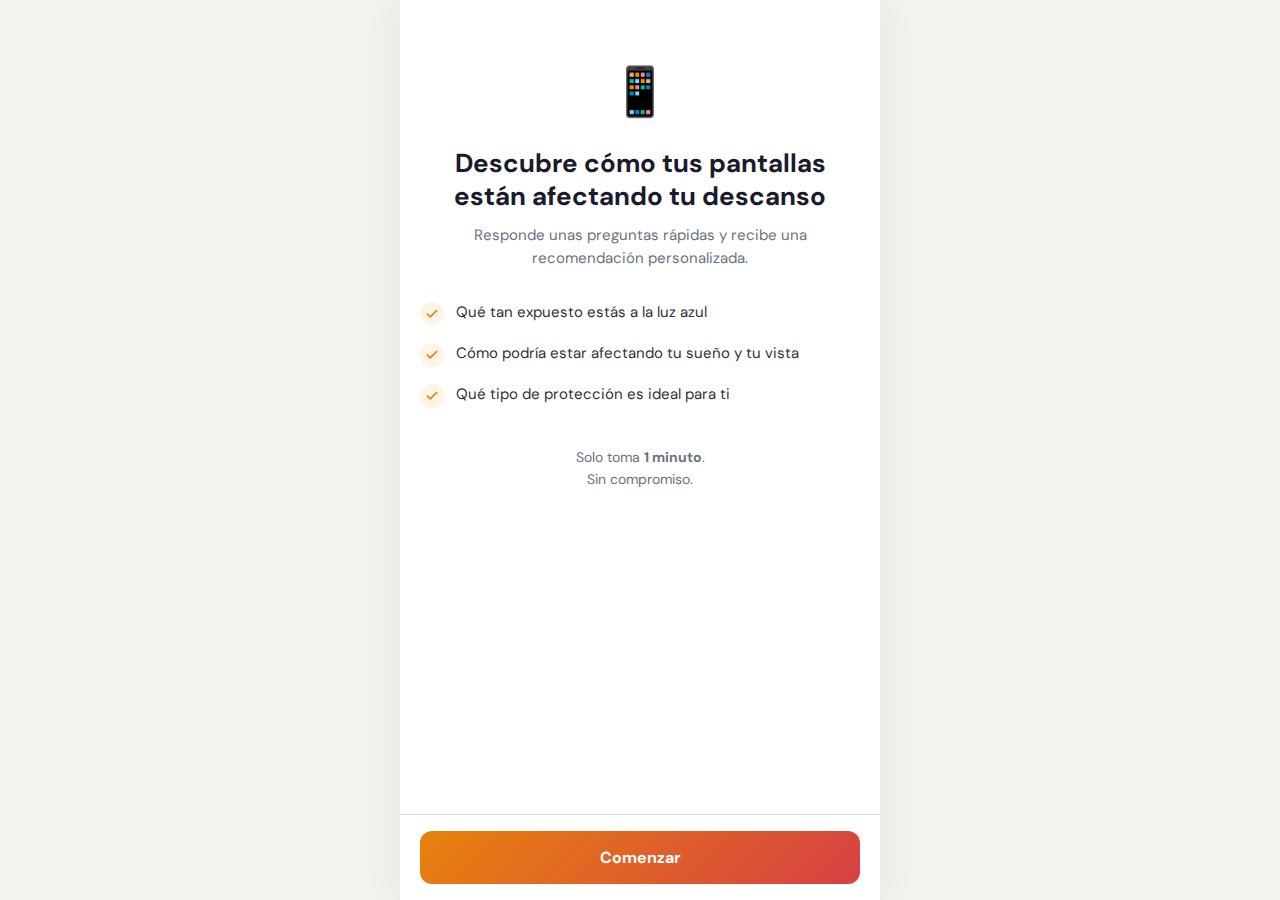
<file: lenses/index.html>
<!DOCTYPE html>
<html lang="es">
<head>
  <meta charset="UTF-8">
  <meta name="viewport" content="width=device-width, initial-scale=1.0, maximum-scale=1.0, user-scalable=no">
  <title>Quiz — Protección de Luz Azul</title>
  <link rel="preconnect" href="https://fonts.googleapis.com">
  <link rel="preconnect" href="https://fonts.gstatic.com" crossorigin>
  <link href="https://fonts.googleapis.com/css2?family=DM+Sans:ital,wght@0,400;0,500;0,600;0,700;1,400&display=swap" rel="stylesheet">
  <link rel="stylesheet" href="styles.css">
</head>
<body>
  <div class="quiz-wrapper">

    <!-- Top Bar -->
    <div class="top-bar" id="topBar" style="display:none;">
      <button class="back-btn" id="backBtn" aria-label="Volver">
        <svg width="24" height="24" viewBox="0 0 24 24" fill="none" stroke="currentColor" stroke-width="2" stroke-linecap="round" stroke-linejoin="round"><polyline points="15 18 9 12 15 6"></polyline></svg>
      </button>
      <div class="logo" id="topLogo"></div>
      <button class="help-btn" id="helpBtn" aria-label="Ayuda">
        <svg width="20" height="20" viewBox="0 0 24 24" fill="none" stroke="currentColor" stroke-width="2" stroke-linecap="round" stroke-linejoin="round"><circle cx="12" cy="12" r="10"></circle><path d="M9.09 9a3 3 0 0 1 5.83 1c0 2-3 3-3 3"></path><line x1="12" y1="17" x2="12.01" y2="17"></line></svg>
      </button>
    </div>

    <!-- Progress Bar -->
    <div class="progress-bar-container" id="progressBarContainer" style="display:none;">
      <div class="progress-bar" id="progressBar"></div>
    </div>

    <!-- Quiz Container -->
    <div class="quiz-container" id="quizContainer"></div>

    <!-- Bottom Bar -->
    <div class="bottom-bar" id="bottomBar" style="display:none;">
      <button class="cta-btn shimmer" id="ctaBtn">Continuar</button>
    </div>

  </div>

  <script src="script.js"></script>
</body>
</html>
</file>
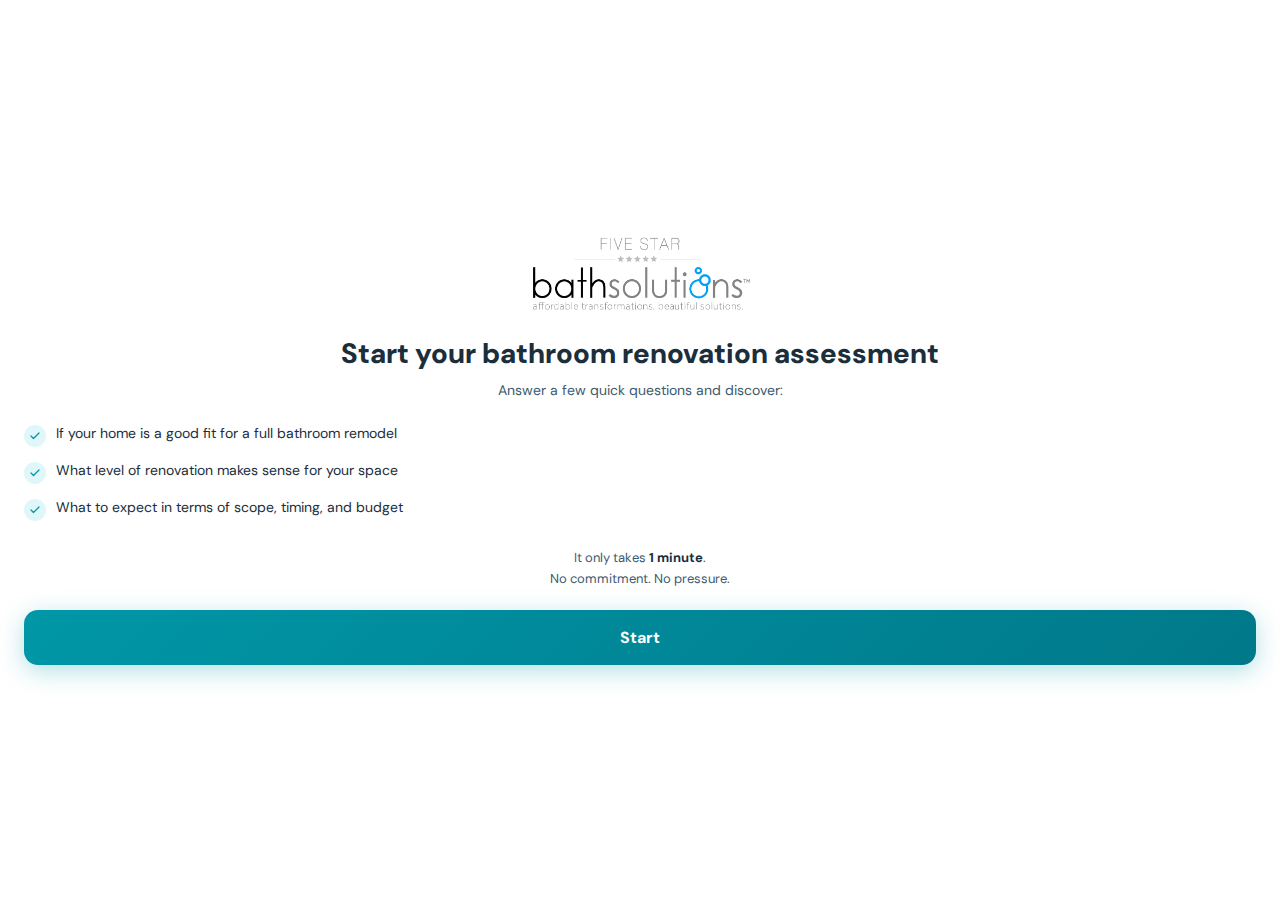
<file: quiz.html>
<!DOCTYPE html>
<html lang="en">
<head>
<meta charset="UTF-8">
<meta name="viewport" content="width=device-width, initial-scale=1.0, maximum-scale=1.0, user-scalable=no">
<meta name="apple-mobile-web-app-capable" content="yes">
<meta name="apple-mobile-web-app-status-bar-style" content="default">
<title>Five Star Bath Solutions — Quiz</title>
<link rel="preconnect" href="https://fonts.googleapis.com">
<link href="https://fonts.googleapis.com/css2?family=DM+Sans:wght@400;500;600;700;800&display=swap" rel="stylesheet">
<style>
:root {
  --teal:#0097A7; --teal-dark:#00798A; --teal-deeper:#005F6B;
  --teal-light:#E0F7FA; --teal-bg:#F2FCFD;
  --white:#FFFFFF; --text-dark:#1A2E3B; --text-mid:#3D5A6E;
  --border:#C8E6EA; --shadow:rgba(0,151,167,.12); --radius:14px;
}
*{margin:0;padding:0;box-sizing:border-box;}
html,body{
  font-family:'DM Sans',sans-serif;
  background:var(--white); color:var(--text-dark);
  height:100%; overflow:hidden;
  -webkit-tap-highlight-color:transparent;
}

/* ── App shell ── */
#app{position:relative;width:100%;height:100%;overflow:hidden;}

.screen{
  position:absolute;inset:0;
  display:flex;flex-direction:column;
  background:var(--white);
  opacity:0;pointer-events:none;
  transition:opacity .35s ease,transform .35s ease;
  transform:translateX(50px);
  overflow-y:auto;-webkit-overflow-scrolling:touch;
}
.screen.active{opacity:1;pointer-events:all;transform:translateX(0);z-index:10;}
.screen.exit-left{opacity:0;transform:translateX(-50px);z-index:5;}

/* ── Top bar ── */
.top-bar{
  display:flex;align-items:center;justify-content:space-between;
  padding:16px 20px 10px;flex-shrink:0;
  position:sticky;top:0;background:var(--white);z-index:5;
}
.icon-btn{
  width:40px;height:40px;border-radius:50%;
  border:1.5px solid var(--border);display:flex;
  align-items:center;justify-content:center;
  background:transparent;cursor:pointer;transition:all .2s;flex-shrink:0;
}
.icon-btn:active{background:var(--teal-light);border-color:var(--teal);}
.icon-btn svg{width:18px;height:18px;stroke:var(--teal-dark);}
.icon-btn.disabled{opacity:.25;pointer-events:none;}
.top-logo{height:32px;object-fit:contain;}

/* ── Progress ── */
.progress-wrap{padding:0 20px;flex-shrink:0;}
.progress-track{height:4px;border-radius:3px;background:var(--teal-light);overflow:hidden;}
.progress-fill{
  height:100%;width:0%;border-radius:3px;
  background:linear-gradient(90deg,var(--teal),var(--teal-dark));
  transition:width .5s cubic-bezier(.4,0,.2,1);
}

/* ── Content ── */
.content{
  flex:1;display:flex;flex-direction:column;
  align-items:center;padding:12px 20px 0;
}
.emoji-icon{font-size:38px;text-align:center;margin-bottom:4px;animation:float 3s ease-in-out infinite;}
@keyframes float{0%,100%{transform:translateY(0)}50%{transform:translateY(-4px)}}
.question{
  font-size:clamp(20px,5.5vw,26px);font-weight:800;color:var(--text-dark);
  text-align:center;line-height:1.22;margin-bottom:16px;
}

/* ── Options ── */
.options{display:flex;flex-direction:column;gap:10px;width:100%;}
.option-card{
  width:100%;padding:15px 16px;border-radius:var(--radius);
  background:var(--teal-bg);border:2px solid transparent;
  display:flex;align-items:center;gap:12px;
  cursor:pointer;transition:all .2s;position:relative;
}
.option-card:active{transform:scale(.98);}
.option-card.selected{
  border-color:var(--teal);background:var(--white);
  box-shadow:0 4px 16px var(--shadow),inset 0 0 0 2px var(--teal);
}
.option-radio{
  width:22px;height:22px;border-radius:50%;
  border:2px solid var(--border);flex-shrink:0;
  position:relative;transition:border-color .2s;
}
.option-card.selected .option-radio{border-color:var(--teal);}
.option-card.selected .option-radio::after{
  content:'';width:11px;height:11px;border-radius:50%;
  background:var(--teal);position:absolute;
  top:50%;left:50%;transform:translate(-50%,-50%) scale(0);
  animation:pop .3s cubic-bezier(.2,.8,.4,1.4) forwards;
}
@keyframes pop{to{transform:translate(-50%,-50%) scale(1)}}
.option-label{font-size:15px;font-weight:700;color:var(--text-dark);}
.option-sub{font-size:12px;color:var(--text-mid);margin-top:1px;}
.option-text{display:flex;flex-direction:column;}

/* ── Bottom ── */
.bottom{
  padding:12px 20px max(16px,env(safe-area-inset-bottom));flex-shrink:0;
  position:sticky;bottom:0;background:var(--white);z-index:5;
}
.continue-btn{
  width:100%;padding:16px;border:none;border-radius:var(--radius);
  font-family:'DM Sans',sans-serif;font-size:16px;font-weight:700;
  letter-spacing:.3px;color:var(--white);
  background:linear-gradient(135deg,var(--teal),var(--teal-dark));
  cursor:pointer;transition:all .3s;
  opacity:.35;pointer-events:none;
  position:relative;overflow:hidden;
}
.continue-btn.active{opacity:1;pointer-events:all;box-shadow:0 6px 24px rgba(0,151,167,.3);}
.continue-btn:active{transform:scale(.98);}
.continue-btn.active::after{
  content:'';position:absolute;top:0;left:-75%;width:50%;height:100%;
  background:linear-gradient(90deg,transparent,rgba(255,255,255,.15),transparent);
  animation:shimmer 2.5s infinite;
}
@keyframes shimmer{to{left:125%}}

.step-dots{display:flex;justify-content:center;gap:6px;margin-top:10px;}
.dot{width:7px;height:7px;border-radius:50%;background:var(--border);transition:all .3s;}
.dot.filled{background:var(--teal);opacity:.35;}
.dot.active{width:22px;border-radius:4px;background:var(--teal);opacity:1;}

/* ═══ Intro ═══ */
.intro-content{
  flex:1;display:flex;flex-direction:column;
  align-items:center;justify-content:center;
  padding:20px 24px;text-align:center;
}
.intro-logo{width:min(220px,55vw);margin-bottom:20px;}
.intro-title{font-size:clamp(22px,6vw,28px);font-weight:800;color:var(--text-dark);line-height:1.2;margin-bottom:10px;}
.intro-desc{font-size:14px;color:var(--text-mid);line-height:1.5;margin-bottom:16px;}
.intro-bullets{text-align:left;margin-bottom:20px;width:100%;}
.intro-bullet{display:flex;align-items:flex-start;gap:10px;padding:7px 0;font-size:14px;color:var(--text-dark);line-height:1.4;}
.intro-bullet-icon{
  width:22px;height:22px;border-radius:50%;
  background:var(--teal-light);display:flex;
  align-items:center;justify-content:center;flex-shrink:0;margin-top:1px;
}
.intro-bullet-icon svg{width:12px;height:12px;stroke:var(--teal);}
.intro-meta{font-size:13px;color:var(--text-mid);line-height:1.6;margin-bottom:20px;}
.intro-meta strong{color:var(--text-dark);}
.start-btn{
  width:100%;padding:17px;border:none;border-radius:var(--radius);
  font-family:'DM Sans',sans-serif;font-size:16px;font-weight:700;
  color:var(--white);background:linear-gradient(135deg,var(--teal),var(--teal-dark));
  cursor:pointer;box-shadow:0 6px 24px rgba(0,151,167,.3);
  transition:all .3s;position:relative;overflow:hidden;
}
.start-btn:active{transform:scale(.98);}
.start-btn::after{
  content:'';position:absolute;top:0;left:-75%;width:50%;height:100%;
  background:linear-gradient(90deg,transparent,rgba(255,255,255,.15),transparent);
  animation:shimmer 2.5s infinite;
}

/* ═══ Nutrition ═══ */
.nutrition-content{flex:1;display:flex;flex-direction:column;align-items:center;padding:12px 20px 0;}
.nutrition-badge{
  display:inline-flex;align-items:center;gap:5px;
  background:var(--teal-light);color:var(--teal-dark);
  font-size:11px;font-weight:700;letter-spacing:.4px;
  text-transform:uppercase;padding:5px 12px;border-radius:20px;margin-bottom:10px;
}
.nutrition-title{font-size:clamp(20px,5.5vw,24px);font-weight:800;color:var(--text-dark);text-align:center;line-height:1.22;margin-bottom:10px;}
.nutrition-text{font-size:14px;color:var(--text-mid);text-align:center;line-height:1.55;margin-bottom:14px;padding:0 4px;}
.nutrition-bullets{width:100%;display:flex;flex-direction:column;gap:8px;margin-bottom:10px;}
.nutrition-bullet{display:flex;align-items:flex-start;gap:10px;background:var(--teal-bg);border-radius:12px;padding:12px 14px;}
.nutrition-bullet-icon{
  width:26px;height:26px;border-radius:50%;
  background:var(--teal);display:flex;
  align-items:center;justify-content:center;flex-shrink:0;
}
.nutrition-bullet-icon svg{width:13px;height:13px;stroke:var(--white);fill:none;}
.nutrition-bullet-text{font-size:13px;color:var(--text-dark);line-height:1.4;font-weight:500;}

/* ═══ Lead capture ═══ */
.lead-content{flex:1;display:flex;flex-direction:column;align-items:center;padding:12px 20px 0;}
.lead-title{font-size:clamp(20px,5.5vw,24px);font-weight:800;color:var(--text-dark);text-align:center;line-height:1.22;margin-bottom:8px;}
.lead-text{font-size:14px;color:var(--text-mid);text-align:center;line-height:1.55;margin-bottom:14px;}
.lead-features{width:100%;display:flex;flex-direction:column;gap:7px;margin-bottom:16px;}
.lead-feature{display:flex;align-items:center;gap:10px;font-size:13px;color:var(--text-dark);line-height:1.4;}
.lead-feature-dot{width:6px;height:6px;border-radius:50%;background:var(--teal);flex-shrink:0;}
.lead-trust{font-size:12px;color:var(--text-mid);text-align:center;margin-bottom:14px;font-weight:600;}
.input-group{width:100%;margin-bottom:10px;}
.input-label{font-size:11px;font-weight:700;color:var(--text-mid);margin-bottom:4px;text-transform:uppercase;letter-spacing:.4px;}
.input-field{
  width:100%;padding:13px 14px;border:2px solid var(--border);
  border-radius:12px;font-family:'DM Sans',sans-serif;
  font-size:15px;color:var(--text-dark);background:var(--teal-bg);
  transition:border-color .2s;outline:none;
}
.input-field:focus{border-color:var(--teal);background:var(--white);}
.input-field::placeholder{color:#9BB8C2;}

/* ═══ Thank you ═══ */
.thankyou-content{
  flex:1;display:flex;flex-direction:column;
  align-items:center;justify-content:center;
  padding:20px 24px;text-align:center;
}
.thankyou-check{
  width:68px;height:68px;border-radius:50%;
  background:linear-gradient(135deg,var(--teal),var(--teal-dark));
  display:flex;align-items:center;justify-content:center;
  margin-bottom:16px;animation:popIn .5s cubic-bezier(.2,.8,.4,1.4) forwards;
}
@keyframes popIn{from{transform:scale(0)}to{transform:scale(1)}}
.thankyou-check svg{width:34px;height:34px;stroke:white;}
.thankyou-title{font-size:24px;font-weight:800;color:var(--text-dark);margin-bottom:6px;}
.thankyou-text{font-size:14px;color:var(--text-mid);line-height:1.55;margin-bottom:16px;}
.thankyou-highlight{
  background:var(--teal-bg);border-radius:12px;
  padding:14px 18px;width:100%;margin-bottom:16px;
  border-left:4px solid var(--teal);
}
.thankyou-highlight p{font-size:14px;color:var(--text-dark);line-height:1.45;}
.thankyou-highlight strong{color:var(--teal-dark);}
.text-btn{
  display:inline-flex;align-items:center;gap:8px;
  padding:14px 24px;border:2px solid var(--teal);
  border-radius:var(--radius);background:transparent;
  color:var(--teal-dark);font-family:'DM Sans',sans-serif;
  font-size:15px;font-weight:700;cursor:pointer;transition:all .2s;
}
.text-btn:active{background:var(--teal-light);}

/* ═══ ZIP ═══ */
.zip-input-wrap{width:100%;max-width:260px;margin:0 auto 8px;}
.zip-big-input{
  width:100%;padding:16px 18px;border:2px solid var(--border);
  border-radius:var(--radius);font-family:'DM Sans',sans-serif;
  font-size:22px;font-weight:700;color:var(--text-dark);
  text-align:center;background:var(--teal-bg);
  letter-spacing:2px;transition:border-color .2s;outline:none;
}
.zip-big-input:focus{border-color:var(--teal);background:var(--white);}
.zip-big-input::placeholder{color:#9BB8C2;font-weight:500;letter-spacing:1px;font-size:18px;}
.zip-hint{font-size:12px;color:var(--text-mid);text-align:center;margin-top:6px;}
</style>
</head>
<body>
<div id="app">

<!-- ═══ S0: INTRO ═══ -->
<div class="screen active" data-screen="0">
  <div class="intro-content">
    <img src="[data-uri]" alt="Five Star Bath Solutions" class="intro-logo">
    <h1 class="intro-title">Start your bathroom renovation assessment</h1>
    <p class="intro-desc">Answer a few quick questions and discover:</p>
    <div class="intro-bullets">
      <div class="intro-bullet"><div class="intro-bullet-icon"><svg viewBox="0 0 24 24" fill="none" stroke-width="2.5" stroke-linecap="round" stroke-linejoin="round"><polyline points="20 6 9 17 4 12"/></svg></div><span>If your home is a good fit for a full bathroom remodel</span></div>
      <div class="intro-bullet"><div class="intro-bullet-icon"><svg viewBox="0 0 24 24" fill="none" stroke-width="2.5" stroke-linecap="round" stroke-linejoin="round"><polyline points="20 6 9 17 4 12"/></svg></div><span>What level of renovation makes sense for your space</span></div>
      <div class="intro-bullet"><div class="intro-bullet-icon"><svg viewBox="0 0 24 24" fill="none" stroke-width="2.5" stroke-linecap="round" stroke-linejoin="round"><polyline points="20 6 9 17 4 12"/></svg></div><span>What to expect in terms of scope, timing, and budget</span></div>
    </div>
    <div class="intro-meta">It only takes <strong>1 minute</strong>.<br>No commitment. No pressure.</div>
    <button class="start-btn" onclick="goTo(1)">Start</button>
  </div>
</div>

<!-- ═══ S1: Q1 Own/Rent ═══ -->
<div class="screen" data-screen="1">
  <div class="top-bar">
    <button class="icon-btn disabled" onclick="goBack()"><svg viewBox="0 0 24 24" fill="none" stroke-width="2.2" stroke-linecap="round" stroke-linejoin="round"><path d="M15 18l-6-6 6-6"/></svg></button>
    <img src="[data-uri]" alt="Logo" class="top-logo">
    <button class="icon-btn"><svg viewBox="0 0 24 24" fill="none" stroke-width="2.2" stroke-linecap="round" stroke-linejoin="round"><circle cx="12" cy="12" r="10"/><path d="M9.09 9a3 3 0 015.83 1c0 2-3 3-3 3"/><line x1="12" y1="17" x2="12.01" y2="17"/></svg></button>
  </div>
  <div class="progress-wrap"><div class="progress-track"><div class="progress-fill" style="width:8%"></div></div></div>
  <div class="content">
    <div class="emoji-icon">🏠</div>
    <h1 class="question">Do you own or rent your home?</h1>
    <div class="options" data-q="1">
      <div class="option-card" onclick="sel(this,1)"><div class="option-radio"></div><div class="option-text"><span class="option-label">I own my home</span><span class="option-sub">You hold the title or mortgage</span></div></div>
      <div class="option-card" onclick="sel(this,1)"><div class="option-radio"></div><div class="option-text"><span class="option-label">I rent</span><span class="option-sub">You lease from a landlord</span></div></div>
    </div>
  </div>
  <div class="bottom">
    <button class="continue-btn" onclick="goTo(2)">Continue</button>
    <div class="step-dots"><div class="dot active"></div><div class="dot"></div><div class="dot"></div><div class="dot"></div><div class="dot"></div><div class="dot"></div><div class="dot"></div><div class="dot"></div></div>
  </div>
</div>

<!-- ═══ S2: Q2 Home type ═══ -->
<div class="screen" data-screen="2">
  <div class="top-bar">
    <button class="icon-btn" onclick="goBack()"><svg viewBox="0 0 24 24" fill="none" stroke-width="2.2" stroke-linecap="round" stroke-linejoin="round"><path d="M15 18l-6-6 6-6"/></svg></button>
    <img src="[data-uri]" alt="Logo" class="top-logo">
    <button class="icon-btn"><svg viewBox="0 0 24 24" fill="none" stroke-width="2.2" stroke-linecap="round" stroke-linejoin="round"><circle cx="12" cy="12" r="10"/><path d="M9.09 9a3 3 0 015.83 1c0 2-3 3-3 3"/><line x1="12" y1="17" x2="12.01" y2="17"/></svg></button>
  </div>
  <div class="progress-wrap"><div class="progress-track"><div class="progress-fill" style="width:16%"></div></div></div>
  <div class="content">
    <div class="emoji-icon">🏘️</div>
    <h1 class="question">What type of home do you live in?</h1>
    <div class="options" data-q="2">
      <div class="option-card" onclick="sel(this,2)"><div class="option-radio"></div><div class="option-text"><span class="option-label">Detached</span><span class="option-sub">Standalone single-family home</span></div></div>
      <div class="option-card" onclick="sel(this,2)"><div class="option-radio"></div><div class="option-text"><span class="option-label">Semi-detached</span><span class="option-sub">Shares one wall with a neighbour</span></div></div>
      <div class="option-card" onclick="sel(this,2)"><div class="option-radio"></div><div class="option-text"><span class="option-label">Townhouse</span><span class="option-sub">Row or terraced home</span></div></div>
      <div class="option-card" onclick="sel(this,2)"><div class="option-radio"></div><div class="option-text"><span class="option-label">Condo / Apartment</span><span class="option-sub">Unit within a larger building</span></div></div>
    </div>
  </div>
  <div class="bottom">
    <button class="continue-btn" onclick="goTo(3)">Continue</button>
    <div class="step-dots"><div class="dot filled"></div><div class="dot active"></div><div class="dot"></div><div class="dot"></div><div class="dot"></div><div class="dot"></div><div class="dot"></div><div class="dot"></div></div>
  </div>
</div>

<!-- ═══ S3: Q3 Bathroom count ═══ -->
<div class="screen" data-screen="3">
  <div class="top-bar">
    <button class="icon-btn" onclick="goBack()"><svg viewBox="0 0 24 24" fill="none" stroke-width="2.2" stroke-linecap="round" stroke-linejoin="round"><path d="M15 18l-6-6 6-6"/></svg></button>
    <img src="[data-uri]" alt="Logo" class="top-logo">
    <button class="icon-btn"><svg viewBox="0 0 24 24" fill="none" stroke-width="2.2" stroke-linecap="round" stroke-linejoin="round"><circle cx="12" cy="12" r="10"/><path d="M9.09 9a3 3 0 015.83 1c0 2-3 3-3 3"/><line x1="12" y1="17" x2="12.01" y2="17"/></svg></button>
  </div>
  <div class="progress-wrap"><div class="progress-track"><div class="progress-fill" style="width:24%"></div></div></div>
  <div class="content">
    <div class="emoji-icon">🛁</div>
    <h1 class="question">How many bathrooms do you have?</h1>
    <div class="options" data-q="3">
      <div class="option-card" onclick="sel(this,3)" data-value="1"><div class="option-radio"></div><div class="option-text"><span class="option-label">One bathroom</span><span class="option-sub">Single full or half bath</span></div></div>
      <div class="option-card" onclick="sel(this,3)" data-value="2"><div class="option-radio"></div><div class="option-text"><span class="option-label">Two bathrooms</span><span class="option-sub">Primary + guest bath</span></div></div>
      <div class="option-card" onclick="sel(this,3)" data-value="3_plus"><div class="option-radio"></div><div class="option-text"><span class="option-label">Three or more</span><span class="option-sub">Multiple bathrooms throughout</span></div></div>
    </div>
  </div>
  <div class="bottom">
    <button class="continue-btn" onclick="goTo(4)">Continue</button>
    <div class="step-dots"><div class="dot filled"></div><div class="dot filled"></div><div class="dot active"></div><div class="dot"></div><div class="dot"></div><div class="dot"></div><div class="dot"></div><div class="dot"></div></div>
  </div>
</div>

<!-- ═══ S4: NUTRITION 1 ═══ -->
<div class="screen" data-screen="4">
  <div class="top-bar">
    <button class="icon-btn" onclick="goBack()"><svg viewBox="0 0 24 24" fill="none" stroke-width="2.2" stroke-linecap="round" stroke-linejoin="round"><path d="M15 18l-6-6 6-6"/></svg></button>
    <img src="[data-uri]" alt="Logo" class="top-logo">
    <button class="icon-btn"><svg viewBox="0 0 24 24" fill="none" stroke-width="2.2" stroke-linecap="round" stroke-linejoin="round"><circle cx="12" cy="12" r="10"/><path d="M9.09 9a3 3 0 015.83 1c0 2-3 3-3 3"/><line x1="12" y1="17" x2="12.01" y2="17"/></svg></button>
  </div>
  <div class="progress-wrap"><div class="progress-track"><div class="progress-fill" style="width:32%"></div></div></div>
  <div class="nutrition-content">
    <div class="nutrition-badge">💡 Did you know?</div>
    <h2 class="nutrition-title">A Bathroom Upgrade Is One of the Smartest Home Investments</h2>
    <p class="nutrition-text">In Canada, a mid-range bathroom remodel can recover up to 75% of its cost in added home value. Whether you're planning to sell or simply want a better space, upgrading your bathroom is one of the highest-return improvements you can make.</p>
    <div class="nutrition-bullets">
      <div class="nutrition-bullet"><div class="nutrition-bullet-icon"><svg viewBox="0 0 24 24" fill="none" stroke-width="2.5" stroke-linecap="round" stroke-linejoin="round"><polyline points="23 6 13.5 15.5 8.5 10.5 1 18"/><polyline points="17 6 23 6 23 12"/></svg></div><span class="nutrition-bullet-text">Top 3 home improvements for ROI in Canada</span></div>
      <div class="nutrition-bullet"><div class="nutrition-bullet-icon"><svg viewBox="0 0 24 24" fill="none" stroke-width="2.5" stroke-linecap="round" stroke-linejoin="round"><polyline points="20 6 9 17 4 12"/></svg></div><span class="nutrition-bullet-text">Updated bathrooms help homes sell faster and at higher prices</span></div>
      <div class="nutrition-bullet"><div class="nutrition-bullet-icon"><svg viewBox="0 0 24 24" fill="none" stroke-width="2.5" stroke-linecap="round" stroke-linejoin="round"><path d="M12 2l3.09 6.26L22 9.27l-5 4.87 1.18 6.88L12 17.77l-6.18 3.25L7 14.14 2 9.27l6.91-1.01L12 2z"/></svg></div><span class="nutrition-bullet-text">Even small upgrades like fixtures and vanities make a big impact</span></div>
      <div class="nutrition-bullet"><div class="nutrition-bullet-icon"><svg viewBox="0 0 24 24" fill="none" stroke-width="2.5" stroke-linecap="round" stroke-linejoin="round"><path d="M3 9l9-7 9 7v11a2 2 0 01-2 2H5a2 2 0 01-2-2z"/><polyline points="9 22 9 12 15 12 15 22"/></svg></div><span class="nutrition-bullet-text">A modern bathroom sets your home apart in competitive markets</span></div>
    </div>
  </div>
  <div class="bottom"><button class="continue-btn active" onclick="goTo(5)">Let's Go</button></div>
</div>

<!-- ═══ S5: Q4 Reno count ═══ -->
<div class="screen" data-screen="5">
  <div class="top-bar">
    <button class="icon-btn" onclick="goBack()"><svg viewBox="0 0 24 24" fill="none" stroke-width="2.2" stroke-linecap="round" stroke-linejoin="round"><path d="M15 18l-6-6 6-6"/></svg></button>
    <img src="[data-uri]" alt="Logo" class="top-logo">
    <button class="icon-btn"><svg viewBox="0 0 24 24" fill="none" stroke-width="2.2" stroke-linecap="round" stroke-linejoin="round"><circle cx="12" cy="12" r="10"/><path d="M9.09 9a3 3 0 015.83 1c0 2-3 3-3 3"/><line x1="12" y1="17" x2="12.01" y2="17"/></svg></button>
  </div>
  <div class="progress-wrap"><div class="progress-track"><div class="progress-fill" style="width:40%"></div></div></div>
  <div class="content">
    <div class="emoji-icon">🚿</div>
    <h1 class="question">How many bathrooms are you considering renovating?</h1>
    <div class="options" data-q="5">
      <div class="option-card" onclick="sel(this,5)"><div class="option-radio"></div><div class="option-text"><span class="option-label">Just one</span><span class="option-sub">Single bathroom project</span></div></div>
      <div class="option-card" onclick="sel(this,5)"><div class="option-radio"></div><div class="option-text"><span class="option-label">Two bathrooms</span><span class="option-sub">A couple of rooms to refresh</span></div></div>
      <div class="option-card" onclick="sel(this,5)"><div class="option-radio"></div><div class="option-text"><span class="option-label">Three or more</span><span class="option-sub">Full-home bathroom overhaul</span></div></div>
    </div>
  </div>
  <div class="bottom">
    <button class="continue-btn" onclick="goTo(6)">Continue</button>
    <div class="step-dots"><div class="dot filled"></div><div class="dot filled"></div><div class="dot filled"></div><div class="dot active"></div><div class="dot"></div><div class="dot"></div><div class="dot"></div><div class="dot"></div></div>
  </div>
</div>

<!-- ═══ S6: Q5 Timeline ═══ -->
<div class="screen" data-screen="6">
  <div class="top-bar">
    <button class="icon-btn" onclick="goBack()"><svg viewBox="0 0 24 24" fill="none" stroke-width="2.2" stroke-linecap="round" stroke-linejoin="round"><path d="M15 18l-6-6 6-6"/></svg></button>
    <img src="[data-uri]" alt="Logo" class="top-logo">
    <button class="icon-btn"><svg viewBox="0 0 24 24" fill="none" stroke-width="2.2" stroke-linecap="round" stroke-linejoin="round"><circle cx="12" cy="12" r="10"/><path d="M9.09 9a3 3 0 015.83 1c0 2-3 3-3 3"/><line x1="12" y1="17" x2="12.01" y2="17"/></svg></button>
  </div>
  <div class="progress-wrap"><div class="progress-track"><div class="progress-fill" style="width:48%"></div></div></div>
  <div class="content">
    <div class="emoji-icon">📅</div>
    <h1 class="question">When are you planning to renovate?</h1>
    <div class="options" data-q="6">
      <div class="option-card" onclick="sel(this,6)"><div class="option-radio"></div><div class="option-text"><span class="option-label">As soon as possible</span><span class="option-sub">Ready to start immediately</span></div></div>
      <div class="option-card" onclick="sel(this,6)"><div class="option-radio"></div><div class="option-text"><span class="option-label">Within 3 months</span><span class="option-sub">Planning for the near future</span></div></div>
      <div class="option-card" onclick="sel(this,6)"><div class="option-radio"></div><div class="option-text"><span class="option-label">Within 6 months</span><span class="option-sub">Exploring options, no rush</span></div></div>
      <div class="option-card" onclick="sel(this,6)"><div class="option-radio"></div><div class="option-text"><span class="option-label">Just browsing</span><span class="option-sub">Gathering ideas for later</span></div></div>
    </div>
  </div>
  <div class="bottom">
    <button class="continue-btn" onclick="goTo(7)">Continue</button>
    <div class="step-dots"><div class="dot filled"></div><div class="dot filled"></div><div class="dot filled"></div><div class="dot filled"></div><div class="dot active"></div><div class="dot"></div><div class="dot"></div><div class="dot"></div></div>
  </div>
</div>

<!-- ═══ S7: Q6 Style ═══ -->
<div class="screen" data-screen="7">
  <div class="top-bar">
    <button class="icon-btn" onclick="goBack()"><svg viewBox="0 0 24 24" fill="none" stroke-width="2.2" stroke-linecap="round" stroke-linejoin="round"><path d="M15 18l-6-6 6-6"/></svg></button>
    <img src="[data-uri]" alt="Logo" class="top-logo">
    <button class="icon-btn"><svg viewBox="0 0 24 24" fill="none" stroke-width="2.2" stroke-linecap="round" stroke-linejoin="round"><circle cx="12" cy="12" r="10"/><path d="M9.09 9a3 3 0 015.83 1c0 2-3 3-3 3"/><line x1="12" y1="17" x2="12.01" y2="17"/></svg></button>
  </div>
  <div class="progress-wrap"><div class="progress-track"><div class="progress-fill" style="width:56%"></div></div></div>
  <div class="content">
    <div class="emoji-icon">🎨</div>
    <h1 class="question">What bathroom style do you prefer?</h1>
    <div class="options" data-q="7">
      <div class="option-card" onclick="sel(this,7)"><div class="option-radio"></div><div class="option-text"><span class="option-label">Modern / Minimalist</span><span class="option-sub">Clean lines, neutral tones, sleek fixtures</span></div></div>
      <div class="option-card" onclick="sel(this,7)"><div class="option-radio"></div><div class="option-text"><span class="option-label">Classic / Traditional</span><span class="option-sub">Timeless elegance, warm finishes</span></div></div>
      <div class="option-card" onclick="sel(this,7)"><div class="option-radio"></div><div class="option-text"><span class="option-label">Spa / Luxury</span><span class="option-sub">High-end materials, freestanding tub, rain shower</span></div></div>
      <div class="option-card" onclick="sel(this,7)"><div class="option-radio"></div><div class="option-text"><span class="option-label">Not sure yet</span><span class="option-sub">Open to suggestions from a designer</span></div></div>
    </div>
  </div>
  <div class="bottom">
    <button class="continue-btn" onclick="goTo(8)">Continue</button>
    <div class="step-dots"><div class="dot filled"></div><div class="dot filled"></div><div class="dot filled"></div><div class="dot filled"></div><div class="dot filled"></div><div class="dot active"></div><div class="dot"></div><div class="dot"></div></div>
  </div>
</div>

<!-- ═══ S8: NUTRITION 2 ═══ -->
<div class="screen" data-screen="8">
  <div class="top-bar">
    <button class="icon-btn" onclick="goBack()"><svg viewBox="0 0 24 24" fill="none" stroke-width="2.2" stroke-linecap="round" stroke-linejoin="round"><path d="M15 18l-6-6 6-6"/></svg></button>
    <img src="[data-uri]" alt="Logo" class="top-logo">
    <button class="icon-btn"><svg viewBox="0 0 24 24" fill="none" stroke-width="2.2" stroke-linecap="round" stroke-linejoin="round"><circle cx="12" cy="12" r="10"/><path d="M9.09 9a3 3 0 015.83 1c0 2-3 3-3 3"/><line x1="12" y1="17" x2="12.01" y2="17"/></svg></button>
  </div>
  <div class="progress-wrap"><div class="progress-track"><div class="progress-fill" style="width:64%"></div></div></div>
  <div class="nutrition-content">
    <div class="nutrition-badge">🤩 Almost there</div>
    <h2 class="nutrition-title">Your Dream Bathroom Is Closer Than You Think</h2>
    <p class="nutrition-text">We specialize in making bathroom renovations simple, fast, and stress-free. Trusted by thousands of homeowners, here's why they choose us:</p>
    <div class="nutrition-bullets">
      <div class="nutrition-bullet"><div class="nutrition-bullet-icon"><svg viewBox="0 0 24 24" fill="none" stroke-width="2.5" stroke-linecap="round" stroke-linejoin="round"><path d="M12 2l3.09 6.26L22 9.27l-5 4.87 1.18 6.88L12 17.77l-6.18 3.25L7 14.14 2 9.27l6.91-1.01L12 2z"/></svg></div><span class="nutrition-bullet-text">Custom designs tailored to your space</span></div>
      <div class="nutrition-bullet"><div class="nutrition-bullet-icon"><svg viewBox="0 0 24 24" fill="none" stroke-width="2.5" stroke-linecap="round" stroke-linejoin="round"><circle cx="12" cy="12" r="10"/><polyline points="12 6 12 12 16 14"/></svg></div><span class="nutrition-bullet-text">Professional installation in as little as 1–2 days</span></div>
      <div class="nutrition-bullet"><div class="nutrition-bullet-icon"><svg viewBox="0 0 24 24" fill="none" stroke-width="2.5" stroke-linecap="round" stroke-linejoin="round"><path d="M12 22s8-4 8-10V5l-8-3-8 3v7c0 6 8 10 8 10z"/></svg></div><span class="nutrition-bullet-text">Full lifetime warranty included</span></div>
      <div class="nutrition-bullet"><div class="nutrition-bullet-icon"><svg viewBox="0 0 24 24" fill="none" stroke-width="2.5" stroke-linecap="round" stroke-linejoin="round"><polyline points="20 6 9 17 4 12"/></svg></div><span class="nutrition-bullet-text">100% waterproof, built to last</span></div>
      <div class="nutrition-bullet"><div class="nutrition-bullet-icon"><svg viewBox="0 0 24 24" fill="none" stroke-width="2.5" stroke-linecap="round" stroke-linejoin="round"><rect x="3" y="3" width="18" height="18" rx="2" ry="2"/><line x1="3" y1="9" x2="21" y2="9"/><line x1="9" y1="21" x2="9" y2="9"/></svg></div><span class="nutrition-bullet-text">Modern, easy-to-clean materials</span></div>
    </div>
  </div>
  <div class="bottom"><button class="continue-btn active" onclick="goTo(9)">Let's Keep Going</button></div>
</div>

<!-- ═══ S9: Q7 Reno type ═══ -->
<div class="screen" data-screen="9">
  <div class="top-bar">
    <button class="icon-btn" onclick="goBack()"><svg viewBox="0 0 24 24" fill="none" stroke-width="2.2" stroke-linecap="round" stroke-linejoin="round"><path d="M15 18l-6-6 6-6"/></svg></button>
    <img src="[data-uri]" alt="Logo" class="top-logo">
    <button class="icon-btn"><svg viewBox="0 0 24 24" fill="none" stroke-width="2.2" stroke-linecap="round" stroke-linejoin="round"><circle cx="12" cy="12" r="10"/><path d="M9.09 9a3 3 0 015.83 1c0 2-3 3-3 3"/><line x1="12" y1="17" x2="12.01" y2="17"/></svg></button>
  </div>
  <div class="progress-wrap"><div class="progress-track"><div class="progress-fill" style="width:72%"></div></div></div>
  <div class="content">
    <div class="emoji-icon">🔧</div>
    <h1 class="question">What type of renovation are you considering?</h1>
    <div class="options" data-q="9">
      <div class="option-card" onclick="sel(this,9)"><div class="option-radio"></div><div class="option-text"><span class="option-label">Full remodel</span><span class="option-sub">Gut and rebuild from scratch</span></div></div>
      <div class="option-card" onclick="sel(this,9)"><div class="option-radio"></div><div class="option-text"><span class="option-label">Tub-to-shower conversion</span><span class="option-sub">Replace bathtub with a walk-in shower</span></div></div>
      <div class="option-card" onclick="sel(this,9)"><div class="option-radio"></div><div class="option-text"><span class="option-label">Fixture & surface refresh</span><span class="option-sub">Update vanity, tiles, and hardware</span></div></div>
      <div class="option-card" onclick="sel(this,9)"><div class="option-radio"></div><div class="option-text"><span class="option-label">Accessibility upgrade</span><span class="option-sub">Walk-in tub, grab bars, barrier-free entry</span></div></div>
      <div class="option-card" onclick="sel(this,9)"><div class="option-radio"></div><div class="option-text"><span class="option-label">Not sure yet</span><span class="option-sub">I'd like expert guidance on the best option</span></div></div>
    </div>
  </div>
  <div class="bottom">
    <button class="continue-btn" onclick="goTo(10)">Continue</button>
    <div class="step-dots"><div class="dot filled"></div><div class="dot filled"></div><div class="dot filled"></div><div class="dot filled"></div><div class="dot filled"></div><div class="dot filled"></div><div class="dot active"></div><div class="dot"></div></div>
  </div>
</div>

<!-- ═══ S10: Q8 Country ═══ -->
<div class="screen" data-screen="10">
  <div class="top-bar">
    <button class="icon-btn" onclick="goBack()"><svg viewBox="0 0 24 24" fill="none" stroke-width="2.2" stroke-linecap="round" stroke-linejoin="round"><path d="M15 18l-6-6 6-6"/></svg></button>
    <img src="[data-uri]" alt="Logo" class="top-logo">
    <button class="icon-btn"><svg viewBox="0 0 24 24" fill="none" stroke-width="2.2" stroke-linecap="round" stroke-linejoin="round"><circle cx="12" cy="12" r="10"/><path d="M9.09 9a3 3 0 015.83 1c0 2-3 3-3 3"/><line x1="12" y1="17" x2="12.01" y2="17"/></svg></button>
  </div>
  <div class="progress-wrap"><div class="progress-track"><div class="progress-fill" style="width:80%"></div></div></div>
  <div class="content">
    <div class="emoji-icon">🌎</div>
    <h1 class="question">Where are you located?</h1>
    <div class="options" data-q="10">
      <div class="option-card" onclick="sel(this,10)" data-value="CA"><div class="option-radio"></div><div class="option-text"><span class="option-label">Canada</span><span class="option-sub">Provinces and territories</span></div></div>
      <div class="option-card" onclick="sel(this,10)" data-value="US"><div class="option-radio"></div><div class="option-text"><span class="option-label">United States</span><span class="option-sub">All 50 states</span></div></div>
      <div class="option-card" onclick="sel(this,10)" data-value="other"><div class="option-radio"></div><div class="option-text"><span class="option-label">Other</span><span class="option-sub">Outside North America</span></div></div>
    </div>
  </div>
  <div class="bottom">
    <button class="continue-btn" onclick="handleCountryNext()">Continue</button>
    <div class="step-dots"><div class="dot filled"></div><div class="dot filled"></div><div class="dot filled"></div><div class="dot filled"></div><div class="dot filled"></div><div class="dot filled"></div><div class="dot filled"></div><div class="dot active"></div></div>
  </div>
</div>

<!-- ═══ S11: Q8.1 ZIP ═══ -->
<div class="screen" data-screen="11">
  <div class="top-bar">
    <button class="icon-btn" onclick="goBack()"><svg viewBox="0 0 24 24" fill="none" stroke-width="2.2" stroke-linecap="round" stroke-linejoin="round"><path d="M15 18l-6-6 6-6"/></svg></button>
    <img src="[data-uri]" alt="Logo" class="top-logo">
    <button class="icon-btn"><svg viewBox="0 0 24 24" fill="none" stroke-width="2.2" stroke-linecap="round" stroke-linejoin="round"><circle cx="12" cy="12" r="10"/><path d="M9.09 9a3 3 0 015.83 1c0 2-3 3-3 3"/><line x1="12" y1="17" x2="12.01" y2="17"/></svg></button>
  </div>
  <div class="progress-wrap"><div class="progress-track"><div class="progress-fill" style="width:88%"></div></div></div>
  <div class="content" style="justify-content:center;">
    <div class="emoji-icon">📍</div>
    <h1 class="question" id="zipTitle">What is your postal code?</h1>
    <div class="zip-input-wrap">
      <input type="text" class="zip-big-input" id="zipInput" placeholder="A1A 1A1" oninput="handleZipInput()">
      <p class="zip-hint" id="zipHint">Enter your Canadian postal code</p>
    </div>
  </div>
  <div class="bottom"><button class="continue-btn" id="zipBtn" onclick="goTo(12)">Continue</button></div>
</div>

<!-- ═══ S12: Lead Capture ═══ -->
<div class="screen" data-screen="12">
  <div class="top-bar">
    <button class="icon-btn" onclick="goBack()"><svg viewBox="0 0 24 24" fill="none" stroke-width="2.2" stroke-linecap="round" stroke-linejoin="round"><path d="M15 18l-6-6 6-6"/></svg></button>
    <img src="[data-uri]" alt="Logo" class="top-logo">
    <button class="icon-btn"><svg viewBox="0 0 24 24" fill="none" stroke-width="2.2" stroke-linecap="round" stroke-linejoin="round"><circle cx="12" cy="12" r="10"/><path d="M9.09 9a3 3 0 015.83 1c0 2-3 3-3 3"/><line x1="12" y1="17" x2="12.01" y2="17"/></svg></button>
  </div>
  <div class="progress-wrap"><div class="progress-track"><div class="progress-fill" style="width:94%"></div></div></div>
  <div class="lead-content">
    <div class="emoji-icon">😎</div>
    <h2 class="lead-title">Your personalized renovation plan is ready</h2>
    <p class="lead-text">Send us a photo of the bathroom you're considering remodeling. With just one photo, our team can:</p>
    <div class="lead-features">
      <div class="lead-feature"><div class="lead-feature-dot"></div><span>Review layout and current condition</span></div>
      <div class="lead-feature"><div class="lead-feature-dot"></div><span>Identify design and construction opportunities</span></div>
      <div class="lead-feature"><div class="lead-feature-dot"></div><span>Provide a preliminary cost estimate tailored to your space</span></div>
    </div>
    <p class="lead-trust">⭐ Rated 4.9 — 10,000+ Reviews</p>
    <div class="input-group">
      <div class="input-label">Full name</div>
      <input type="text" class="input-field" id="nameInput" placeholder="e.g. Sarah Johnson" oninput="handleLeadInput()">
    </div>
    <div class="input-group">
      <div class="input-label">Phone number</div>
      <input type="tel" class="input-field" id="phoneInput" placeholder="e.g. (416) 555-0123" oninput="handleLeadInput()">
    </div>
    <p style="font-size:12px;color:var(--text-mid);text-align:center;margin-top:6px;">No commitment. No sales pressure.</p>
  </div>
  <div class="bottom"><button class="continue-btn" id="leadBtn" onclick="goTo(13)">Continue</button></div>
</div>

<!-- ═══ S13: Thank You ═══ -->
<div class="screen" data-screen="13">
  <div class="thankyou-content">
    <div class="thankyou-check"><svg viewBox="0 0 24 24" fill="none" stroke-width="2.5" stroke-linecap="round" stroke-linejoin="round"><polyline points="20 6 9 17 4 12"/></svg></div>
    <h2 class="thankyou-title">We're ready!</h2>
    <p class="thankyou-text">Thanks for sharing your details. A specialist from our team will write you a message shortly with simple instructions to send a photo of your bathroom.</p>
    <div class="thankyou-highlight"><p>This usually happens <strong>within the next few hours</strong>.</p></div>
    <p class="thankyou-text">If you prefer not to wait, you can text us now and get started right away.</p>
    <button class="text-btn"><svg width="18" height="18" viewBox="0 0 24 24" fill="none" stroke="currentColor" stroke-width="2.2" stroke-linecap="round" stroke-linejoin="round"><path d="M21 15a2 2 0 01-2 2H7l-4 4V5a2 2 0 012-2h14a2 2 0 012 2z"/></svg>Text us your bathroom photo</button>
  </div>
</div>

</div><!-- /app -->

<script>
let currentScreen=0,hist=[0],selectedCountry=null;

function goTo(n){
  const curr=document.querySelector('.screen.active');
  if(curr){curr.classList.remove('active');curr.classList.add('exit-left');}
  setTimeout(()=>{document.querySelectorAll('.screen.exit-left').forEach(s=>s.classList.remove('exit-left'));},350);
  const next=document.querySelector('[data-screen="'+n+'"]');
  if(next){next.classList.add('active');next.scrollTop=0;}
  currentScreen=n;hist.push(n);
}
function goBack(){
  if(hist.length<=1)return;
  hist.pop();const prev=hist[hist.length-1];
  const curr=document.querySelector('.screen.active');
  if(curr){curr.classList.remove('active');curr.style.transform='translateX(50px)';curr.style.opacity='0';}
  const target=document.querySelector('[data-screen="'+prev+'"]');
  if(target){
    target.style.transform='translateX(-50px)';target.style.opacity='0';
    target.classList.add('active');target.scrollTop=0;
    requestAnimationFrame(()=>{target.style.transform='';target.style.opacity='';if(curr){curr.style.transform='';curr.style.opacity='';}});
  }
  currentScreen=prev;
}
function sel(card,q){
  card.closest('.options').querySelectorAll('.option-card').forEach(c=>c.classList.remove('selected'));
  card.classList.add('selected');
  card.closest('.screen').querySelector('.continue-btn').classList.add('active');
  if(q===10)selectedCountry=card.dataset.value;
}
function handleCountryNext(){
  if(selectedCountry==='CA'||selectedCountry==='US'){
    const zi=document.getElementById('zipInput'),zh=document.getElementById('zipHint'),zt=document.getElementById('zipTitle');
    if(selectedCountry==='US'){zt.textContent='What is your ZIP code?';zi.placeholder='12345';zh.textContent='Enter your US ZIP code';}
    else{zt.textContent='What is your postal code?';zi.placeholder='A1A 1A1';zh.textContent='Enter your Canadian postal code';}
    goTo(11);
  }else{goTo(12);}
}
function handleZipInput(){
  document.getElementById('zipBtn').classList.toggle('active',document.getElementById('zipInput').value.trim().length>=3);
}
function handleLeadInput(){
  const n=document.getElementById('nameInput').value.trim(),p=document.getElementById('phoneInput').value.trim();
  document.getElementById('leadBtn').classList.toggle('active',n.length>1&&p.length>5);
}
</script>
</body>
</html>
</file>
<file: lenses/styles.css>
/* ============================================
   QUIZ FUNNEL — LENTES LUZ AZUL
   Palette: warm amber → orange → red on light gray
   ============================================ */

:root {
  /* Primary — warm amber/orange */
  --primary: #E8820C;
  --primary-dark: #C96D08;
  --primary-light: #FFF4E6;
  --primary-bg: #FFFAF3;

  /* Accent colors for lens tiers */
  --yellow: #F5B731;
  --yellow-light: #FFF8E7;
  --orange: #E8820C;
  --orange-light: #FFF1DC;
  --red: #D64045;
  --red-light: #FFECEC;

  /* Neutrals */
  --bg: #F3F2EF;
  --white: #FFFFFF;
  --dark: #1A1A2E;
  --text: #333333;
  --text-light: #6B7280;
  --border: #E0DDD8;
  --border-focus: #E8820C;

  /* Sizing */
  --max-width: 480px;
  --radius: 12px;
  --radius-sm: 8px;
}

/* ============================================
   RESET & BASE
   ============================================ */

*, *::before, *::after {
  box-sizing: border-box;
  margin: 0;
  padding: 0;
}

html {
  -webkit-text-size-adjust: 100%;
  scroll-behavior: smooth;
}

body {
  font-family: 'DM Sans', sans-serif;
  background: var(--bg);
  color: var(--text);
  min-height: 100dvh;
  display: flex;
  justify-content: center;
  -webkit-font-smoothing: antialiased;
}

/* ============================================
   QUIZ WRAPPER (centered column)
   ============================================ */

.quiz-wrapper {
  width: 100%;
  max-width: var(--max-width);
  min-height: 100dvh;
  background: var(--white);
  position: relative;
  display: flex;
  flex-direction: column;
  box-shadow: 0 0 40px rgba(0,0,0,0.06);
}

/* ============================================
   TOP BAR
   ============================================ */

.top-bar {
  display: flex;
  align-items: center;
  justify-content: space-between;
  padding: 12px 16px;
  position: sticky;
  top: 0;
  background: var(--white);
  z-index: 100;
  border-bottom: 1px solid var(--border);
}

.back-btn, .help-btn {
  width: 40px;
  height: 40px;
  border-radius: 50%;
  border: 1.5px solid var(--border);
  background: var(--white);
  display: flex;
  align-items: center;
  justify-content: center;
  cursor: pointer;
  color: var(--text);
  transition: all 0.2s ease;
}

.back-btn:hover, .help-btn:hover {
  border-color: var(--primary);
  color: var(--primary);
}

.back-btn:active, .help-btn:active {
  transform: scale(0.95);
}

.logo {
  flex: 1;
  text-align: center;
  font-weight: 700;
  font-size: 14px;
  color: var(--text-light);
  letter-spacing: 1px;
}

/* ============================================
   PROGRESS BAR
   ============================================ */

.progress-bar-container {
  height: 4px;
  background: var(--border);
  position: sticky;
  top: 65px;
  z-index: 99;
}

.progress-bar {
  height: 100%;
  background: linear-gradient(90deg, var(--yellow), var(--orange), var(--red));
  border-radius: 0 2px 2px 0;
  transition: width 0.5s cubic-bezier(0.4, 0, 0.2, 1);
  width: 0%;
}

/* ============================================
   QUIZ CONTAINER
   ============================================ */

.quiz-container {
  flex: 1;
  padding: 0 20px;
  display: flex;
  flex-direction: column;
  overflow-y: auto;
}

/* ============================================
   SCREEN TRANSITIONS
   ============================================ */

.screen {
  display: none;
  flex-direction: column;
  padding-top: 32px;
  padding-bottom: 120px;
  animation: fadeSlideIn 0.35s ease forwards;
}

.screen.active {
  display: flex;
}

@keyframes fadeSlideIn {
  from {
    opacity: 0;
    transform: translateY(16px);
  }
  to {
    opacity: 1;
    transform: translateY(0);
  }
}

/* ============================================
   INTRO SCREEN
   ============================================ */

.intro-screen {
  align-items: center;
  text-align: center;
  padding-top: 60px;
}

.intro-emoji {
  font-size: 48px;
  margin-bottom: 24px;
}

.intro-title {
  font-size: 26px;
  font-weight: 700;
  line-height: 1.25;
  color: var(--dark);
  margin-bottom: 12px;
}

.intro-subtitle {
  font-size: 15px;
  color: var(--text-light);
  margin-bottom: 32px;
  line-height: 1.5;
}

.intro-checks {
  text-align: left;
  width: 100%;
  display: flex;
  flex-direction: column;
  gap: 16px;
  margin-bottom: 36px;
}

.intro-check {
  display: flex;
  align-items: flex-start;
  gap: 12px;
  font-size: 15px;
  line-height: 1.5;
  color: var(--text);
}

.intro-check-icon {
  flex-shrink: 0;
  width: 24px;
  height: 24px;
  border-radius: 50%;
  background: var(--primary-light);
  display: flex;
  align-items: center;
  justify-content: center;
  margin-top: 1px;
}

.intro-check-icon svg {
  width: 14px;
  height: 14px;
  stroke: var(--primary);
  fill: none;
  stroke-width: 3;
  stroke-linecap: round;
  stroke-linejoin: round;
}

.intro-footer {
  text-align: center;
  margin-bottom: 8px;
}

.intro-footer strong {
  font-weight: 700;
}

.intro-footer p {
  font-size: 14px;
  color: var(--text-light);
  margin-top: 4px;
}

/* ============================================
   QUESTION SCREENS
   ============================================ */

.question-emoji {
  font-size: 40px;
  text-align: center;
  margin-bottom: 16px;
}

.question-title {
  font-size: 22px;
  font-weight: 700;
  text-align: center;
  color: var(--dark);
  line-height: 1.3;
  margin-bottom: 28px;
}

/* Option Cards */
.options-list {
  display: flex;
  flex-direction: column;
  gap: 12px;
}

.option-card {
  display: flex;
  align-items: center;
  gap: 14px;
  padding: 16px 18px;
  border-radius: var(--radius);
  border: 1.5px solid var(--border);
  background: var(--primary-bg);
  cursor: pointer;
  transition: all 0.2s ease;
  user-select: none;
  -webkit-tap-highlight-color: transparent;
}

.option-card:hover {
  border-color: var(--primary);
  background: var(--primary-light);
}

.option-card:active {
  transform: scale(0.98);
}

.option-card.selected {
  border-color: var(--primary);
  background: var(--primary-light);
  box-shadow: 0 0 0 3px rgba(232, 130, 12, 0.15);
}

.option-card.selected .option-radio {
  border-color: var(--primary);
  background: var(--primary);
}

.option-card.selected .option-radio::after {
  transform: scale(1);
}

.option-radio {
  flex-shrink: 0;
  width: 22px;
  height: 22px;
  border-radius: 50%;
  border: 2px solid var(--border);
  background: var(--white);
  position: relative;
  transition: all 0.2s ease;
}

.option-radio::after {
  content: '';
  width: 8px;
  height: 8px;
  border-radius: 50%;
  background: var(--white);
  position: absolute;
  top: 50%;
  left: 50%;
  transform: scale(0);
  margin-top: -4px;
  margin-left: -4px;
  transition: transform 0.2s ease;
}

.option-content {
  flex: 1;
}

.option-label {
  font-size: 15px;
  font-weight: 600;
  color: var(--dark);
  line-height: 1.3;
}

.option-helper {
  font-size: 13px;
  color: var(--text-light);
  margin-top: 2px;
  line-height: 1.4;
}

/* Step Dots */
.step-dots {
  display: flex;
  justify-content: center;
  gap: 8px;
  margin-top: 28px;
}

.step-dot {
  width: 8px;
  height: 8px;
  border-radius: 50%;
  background: var(--border);
  transition: all 0.3s ease;
}

.step-dot.active {
  width: 24px;
  border-radius: 4px;
  background: linear-gradient(90deg, var(--orange), var(--red));
}

.step-dot.completed {
  background: var(--primary);
}

/* ============================================
   NUTRITION SCREENS
   ============================================ */

.nutrition-screen {
  align-items: center;
}

.nutrition-badge {
  display: inline-flex;
  align-items: center;
  gap: 6px;
  padding: 6px 16px;
  border-radius: 20px;
  font-size: 12px;
  font-weight: 700;
  letter-spacing: 1px;
  text-transform: uppercase;
  margin-bottom: 20px;
}

.nutrition-badge.amber {
  background: var(--yellow-light);
  color: #B8860B;
}

.nutrition-badge.orange {
  background: var(--orange-light);
  color: #C96D08;
}

.nutrition-badge.red {
  background: var(--red-light);
  color: var(--red);
}

.nutrition-title {
  font-size: 22px;
  font-weight: 700;
  text-align: center;
  color: var(--dark);
  line-height: 1.3;
  margin-bottom: 16px;
}

.nutrition-body {
  font-size: 15px;
  color: var(--text);
  text-align: center;
  line-height: 1.6;
  margin-bottom: 24px;
}

.nutrition-bullets {
  display: flex;
  flex-direction: column;
  gap: 12px;
  width: 100%;
  margin-bottom: 8px;
}

.nutrition-bullet {
  display: flex;
  align-items: flex-start;
  gap: 12px;
  padding: 14px 16px;
  border-radius: var(--radius-sm);
  background: var(--primary-bg);
  border: 1px solid var(--border);
}

.nutrition-bullet-icon {
  flex-shrink: 0;
  width: 32px;
  height: 32px;
  border-radius: 50%;
  display: flex;
  align-items: center;
  justify-content: center;
  font-size: 16px;
}

.nutrition-bullet-icon.amber { background: var(--yellow-light); }
.nutrition-bullet-icon.orange { background: var(--orange-light); }
.nutrition-bullet-icon.red { background: var(--red-light); }

.nutrition-bullet-text {
  font-size: 14px;
  color: var(--text);
  line-height: 1.5;
  padding-top: 4px;
}

/* Lens tiers visual */
.lens-tiers {
  display: flex;
  flex-direction: column;
  gap: 14px;
  width: 100%;
  margin-bottom: 8px;
}

.lens-tier {
  padding: 16px;
  border-radius: var(--radius);
  border-left: 4px solid;
  background: var(--white);
  box-shadow: 0 1px 4px rgba(0,0,0,0.06);
}

.lens-tier.yellow {
  border-color: var(--yellow);
  background: var(--yellow-light);
}

.lens-tier.orange {
  border-color: var(--orange);
  background: var(--orange-light);
}

.lens-tier.red {
  border-color: var(--red);
  background: var(--red-light);
}

.lens-tier-header {
  display: flex;
  align-items: center;
  gap: 8px;
  margin-bottom: 6px;
}

.lens-tier-dot {
  width: 12px;
  height: 12px;
  border-radius: 50%;
}

.lens-tier-dot.yellow { background: var(--yellow); }
.lens-tier-dot.orange { background: var(--orange); }
.lens-tier-dot.red { background: var(--red); }

.lens-tier-name {
  font-size: 14px;
  font-weight: 700;
  color: var(--dark);
}

.lens-tier-time {
  font-size: 12px;
  color: var(--text-light);
  margin-left: auto;
}

.lens-tier-desc {
  font-size: 13px;
  color: var(--text);
  line-height: 1.5;
}

/* Testimonial carousel */
.testimonial-carousel {
  display: flex;
  gap: 14px;
  overflow-x: auto;
  scroll-snap-type: x mandatory;
  -webkit-overflow-scrolling: touch;
  padding: 4px 0 16px;
  margin: 0 -20px;
  padding-left: 20px;
  padding-right: 20px;
  scrollbar-width: none;
}

.testimonial-carousel::-webkit-scrollbar {
  display: none;
}

.testimonial-card {
  flex-shrink: 0;
  width: 280px;
  scroll-snap-align: start;
  padding: 20px;
  border-radius: var(--radius);
  background: var(--primary-bg);
  border: 1px solid var(--border);
}

.testimonial-stars {
  color: var(--yellow);
  font-size: 14px;
  margin-bottom: 10px;
  letter-spacing: 2px;
}

.testimonial-quote {
  font-size: 14px;
  color: var(--text);
  line-height: 1.6;
  margin-bottom: 14px;
  font-style: italic;
}

.testimonial-author {
  display: flex;
  align-items: center;
  gap: 10px;
}

.testimonial-avatar {
  width: 36px;
  height: 36px;
  border-radius: 50%;
  background: linear-gradient(135deg, var(--yellow), var(--orange));
  display: flex;
  align-items: center;
  justify-content: center;
  color: var(--white);
  font-weight: 700;
  font-size: 14px;
}

.testimonial-name {
  font-size: 13px;
  font-weight: 600;
  color: var(--dark);
}

/* ============================================
   LEAD CAPTURE SCREEN
   ============================================ */

.lead-screen {
  align-items: center;
  text-align: center;
}

.lead-emoji {
  font-size: 48px;
  margin-bottom: 20px;
}

.lead-title {
  font-size: 22px;
  font-weight: 700;
  color: var(--dark);
  line-height: 1.3;
  margin-bottom: 10px;
}

.lead-subtitle {
  font-size: 14px;
  color: var(--text-light);
  line-height: 1.5;
  margin-bottom: 28px;
}

.lead-form {
  width: 100%;
  display: flex;
  flex-direction: column;
  gap: 16px;
  margin-bottom: 20px;
}

.form-group {
  text-align: left;
}

.form-label {
  display: block;
  font-size: 12px;
  font-weight: 600;
  color: var(--text);
  text-transform: uppercase;
  letter-spacing: 0.5px;
  margin-bottom: 6px;
}

.form-input {
  width: 100%;
  padding: 14px 16px;
  border-radius: var(--radius-sm);
  border: 1.5px solid var(--border);
  background: var(--primary-bg);
  font-family: 'DM Sans', sans-serif;
  font-size: 15px;
  color: var(--text);
  transition: all 0.2s ease;
  outline: none;
}

.form-input::placeholder {
  color: #B0ACA6;
}

.form-input:focus {
  border-color: var(--primary);
  box-shadow: 0 0 0 3px rgba(232, 130, 12, 0.12);
  background: var(--white);
}

.form-input.error {
  border-color: var(--red);
  box-shadow: 0 0 0 3px rgba(214, 64, 69, 0.1);
}

.form-optional {
  font-size: 11px;
  color: var(--text-light);
  font-weight: 400;
  text-transform: none;
}

.lead-social-proof {
  font-size: 14px;
  color: var(--text);
  margin-bottom: 4px;
}

.lead-reassurance {
  font-size: 13px;
  color: var(--text-light);
}

/* ============================================
   RECOMMENDATION SCREEN
   ============================================ */

.reco-screen {
  align-items: center;
  text-align: center;
}

.reco-badge {
  display: inline-flex;
  align-items: center;
  gap: 6px;
  padding: 6px 16px;
  border-radius: 20px;
  font-size: 12px;
  font-weight: 700;
  letter-spacing: 0.5px;
  text-transform: uppercase;
  margin-bottom: 16px;
}

.reco-title {
  font-size: 24px;
  font-weight: 700;
  color: var(--dark);
  line-height: 1.3;
  margin-bottom: 24px;
}

.reco-card {
  width: 100%;
  border-radius: var(--radius);
  overflow: hidden;
  box-shadow: 0 4px 20px rgba(0,0,0,0.08);
  margin-bottom: 20px;
}

.reco-card-header {
  padding: 24px 20px 20px;
  text-align: center;
}

.reco-card-header.yellow { background: linear-gradient(135deg, #FFF8E7, #FFECB3); }
.reco-card-header.orange { background: linear-gradient(135deg, #FFF1DC, #FFD9A0); }
.reco-card-header.red { background: linear-gradient(135deg, #FFECEC, #FFBFC0); }

.reco-lens-icon {
  font-size: 56px;
  margin-bottom: 12px;
}

.reco-lens-name {
  font-size: 20px;
  font-weight: 700;
  color: var(--dark);
  margin-bottom: 4px;
}

.reco-lens-use {
  font-size: 13px;
  color: var(--text-light);
}

.reco-card-body {
  padding: 20px;
  background: var(--white);
}

.reco-benefits {
  display: flex;
  flex-direction: column;
  gap: 12px;
  text-align: left;
}

.reco-benefit {
  display: flex;
  align-items: flex-start;
  gap: 10px;
  font-size: 14px;
  color: var(--text);
  line-height: 1.5;
}

.reco-benefit-check {
  flex-shrink: 0;
  width: 20px;
  height: 20px;
  border-radius: 50%;
  background: var(--primary-light);
  display: flex;
  align-items: center;
  justify-content: center;
  margin-top: 1px;
}

.reco-benefit-check svg {
  width: 12px;
  height: 12px;
  stroke: var(--primary);
  fill: none;
  stroke-width: 3;
  stroke-linecap: round;
  stroke-linejoin: round;
}

.reco-discount {
  margin-top: 16px;
  padding: 12px;
  border-radius: var(--radius-sm);
  background: linear-gradient(135deg, var(--primary-light), var(--orange-light));
  border: 1px dashed var(--primary);
  text-align: center;
}

.reco-discount-text {
  font-size: 15px;
  font-weight: 700;
  color: var(--primary-dark);
}

.reco-discount-code {
  font-size: 13px;
  color: var(--text-light);
  margin-top: 2px;
}

.reco-personalized {
  font-size: 14px;
  color: var(--text);
  line-height: 1.6;
  text-align: center;
  margin-bottom: 8px;
  padding: 0 8px;
}

/* ============================================
   THANK YOU SCREEN
   ============================================ */

.thankyou-screen {
  align-items: center;
  text-align: center;
  padding-top: 60px;
}

.thankyou-emoji {
  font-size: 56px;
  margin-bottom: 20px;
}

.thankyou-title {
  font-size: 24px;
  font-weight: 700;
  color: var(--dark);
  margin-bottom: 10px;
}

.thankyou-subtitle {
  font-size: 15px;
  color: var(--text-light);
  line-height: 1.5;
  margin-bottom: 32px;
}

.thankyou-code {
  padding: 16px 24px;
  border-radius: var(--radius-sm);
  background: var(--primary-light);
  border: 1px dashed var(--primary);
  margin-bottom: 8px;
}

.thankyou-code-label {
  font-size: 12px;
  color: var(--text-light);
  text-transform: uppercase;
  letter-spacing: 1px;
  margin-bottom: 4px;
}

.thankyou-code-value {
  font-size: 24px;
  font-weight: 700;
  color: var(--primary-dark);
  letter-spacing: 2px;
}

/* ============================================
   BOTTOM BAR & CTA BUTTON
   ============================================ */

.bottom-bar {
  position: sticky;
  bottom: 0;
  padding: 16px 20px;
  padding-bottom: calc(16px + env(safe-area-inset-bottom));
  background: var(--white);
  border-top: 1px solid var(--border);
  z-index: 100;
}

.cta-btn {
  width: 100%;
  padding: 16px;
  border: none;
  border-radius: var(--radius);
  font-family: 'DM Sans', sans-serif;
  font-size: 16px;
  font-weight: 700;
  color: var(--white);
  background: linear-gradient(135deg, var(--orange), var(--red));
  cursor: pointer;
  transition: all 0.2s ease;
  position: relative;
  overflow: hidden;
}

.cta-btn:hover {
  transform: translateY(-1px);
  box-shadow: 0 4px 16px rgba(232, 130, 12, 0.35);
}

.cta-btn:active {
  transform: scale(0.98);
}

.cta-btn:disabled {
  background: var(--border);
  color: var(--text-light);
  cursor: not-allowed;
  transform: none;
  box-shadow: none;
}

.cta-btn:disabled .shimmer-effect {
  display: none;
}

/* Shimmer animation */
.cta-btn.shimmer::after {
  content: '';
  position: absolute;
  top: 0;
  left: -100%;
  width: 100%;
  height: 100%;
  background: linear-gradient(
    90deg,
    transparent,
    rgba(255,255,255,0.25),
    transparent
  );
  animation: shimmerSlide 2.5s infinite;
}

@keyframes shimmerSlide {
  0% { left: -100%; }
  50%, 100% { left: 100%; }
}

/* ============================================
   LANDSCAPE SAFETY
   ============================================ */

@media (max-height: 500px) {
  .bottom-bar {
    position: relative;
  }
  .top-bar {
    position: relative;
  }
  .progress-bar-container {
    position: relative;
    top: 0;
  }
}

/* ============================================
   DESKTOP BACKGROUND
   ============================================ */

@media (min-width: 481px) {
  body {
    background: var(--bg);
  }
  .quiz-wrapper {
    border-radius: 0;
  }
}
</file>
